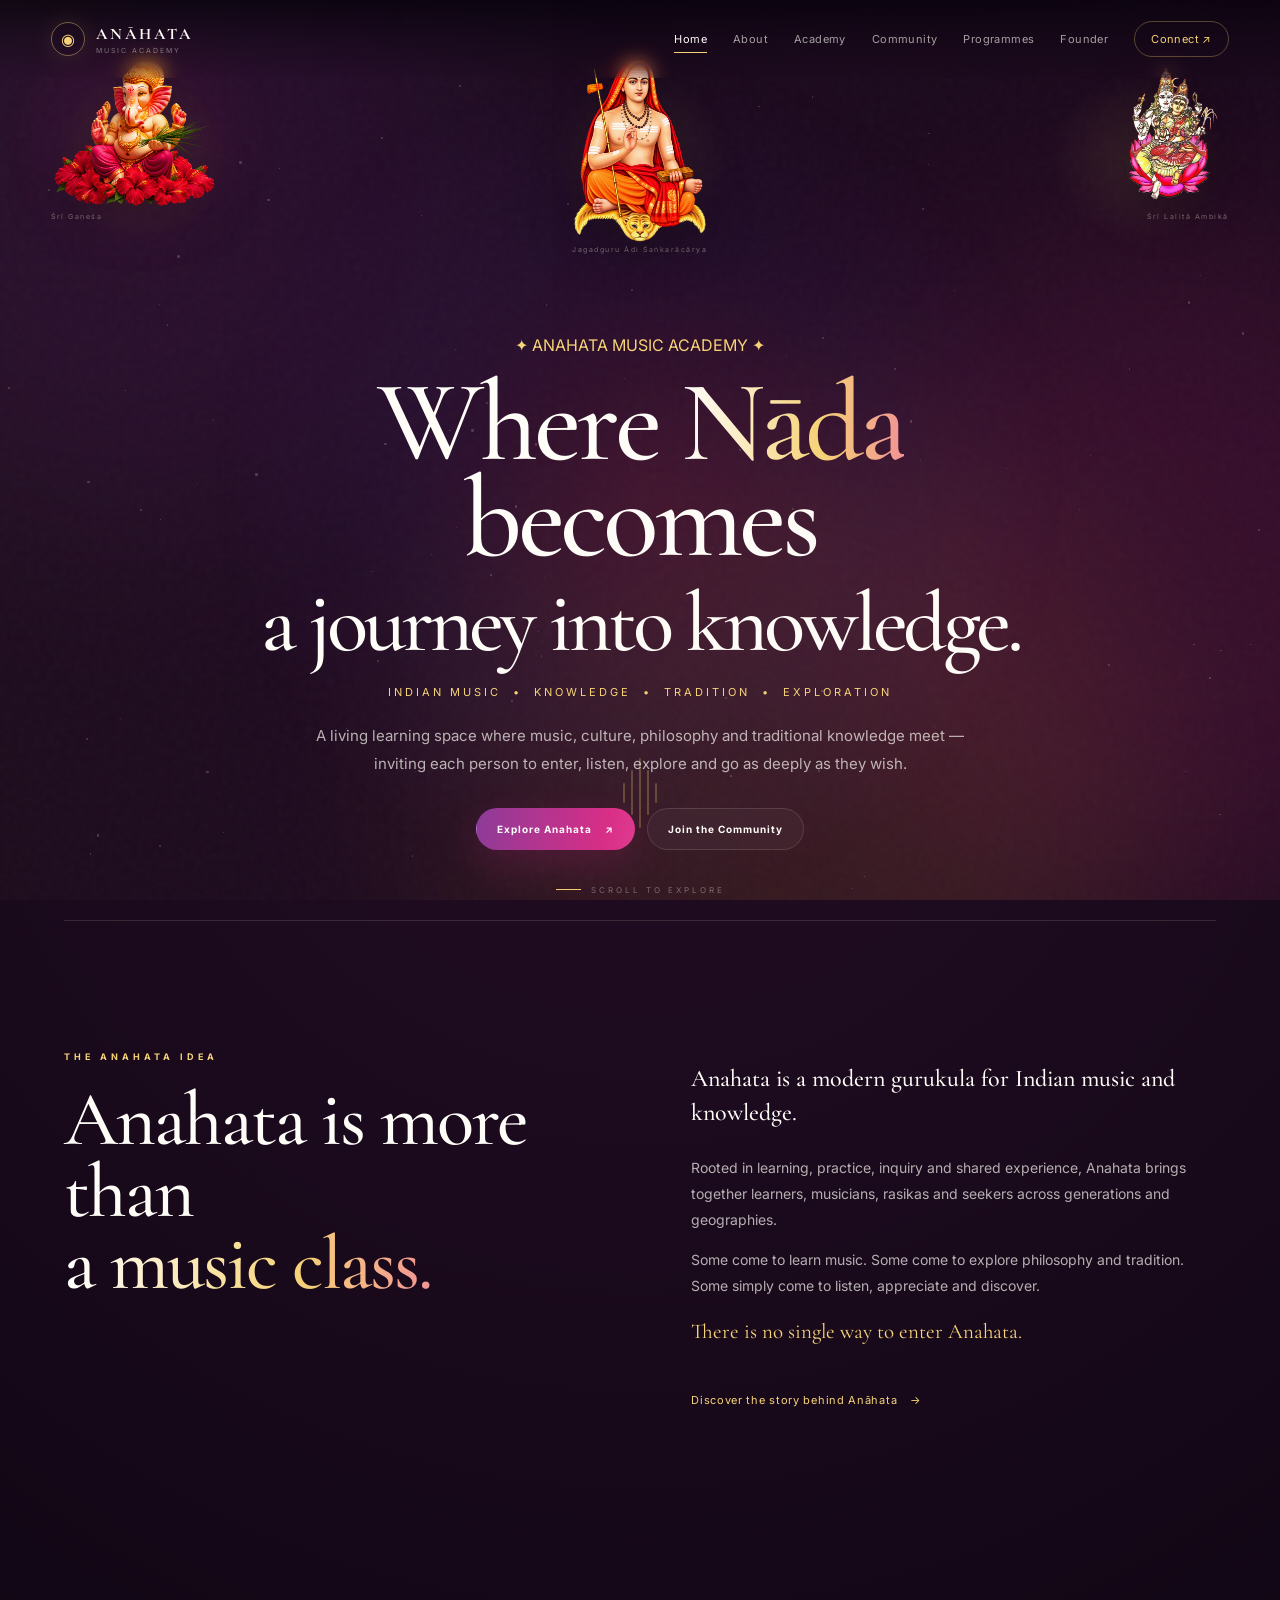
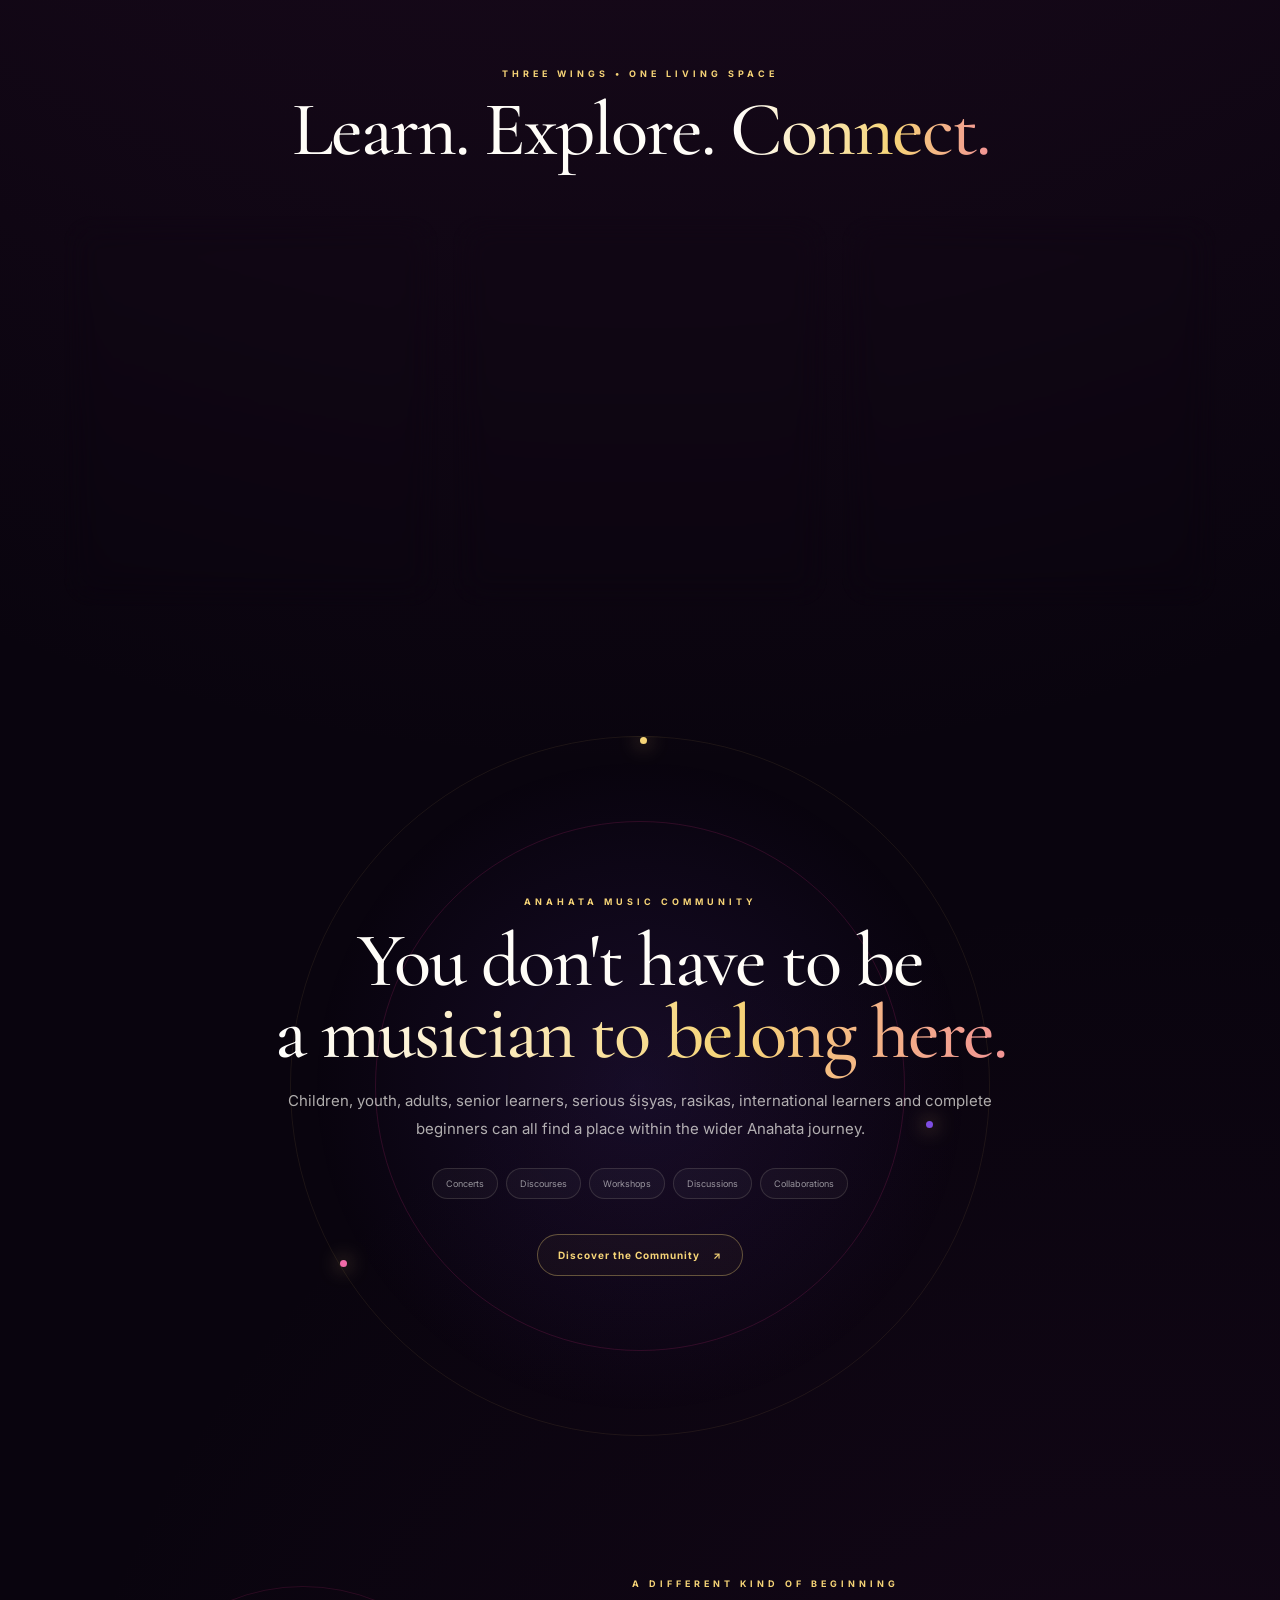
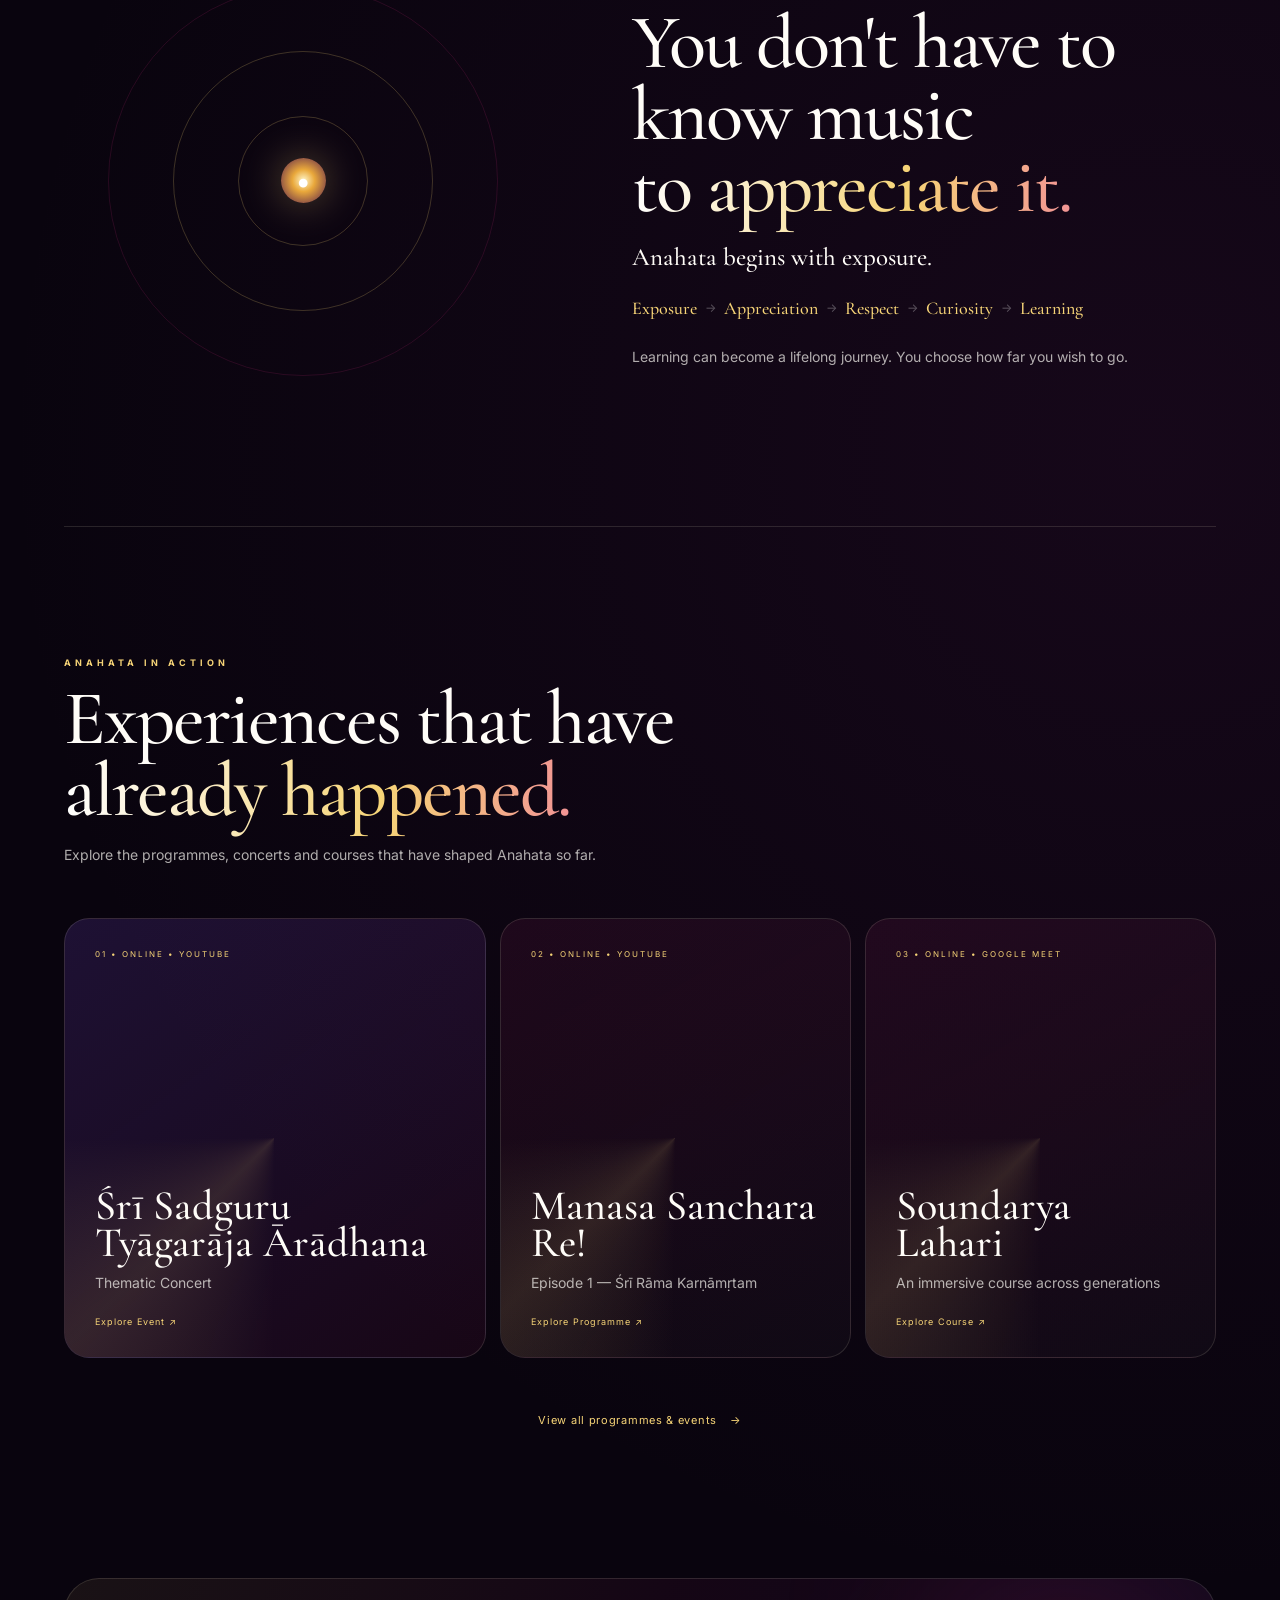
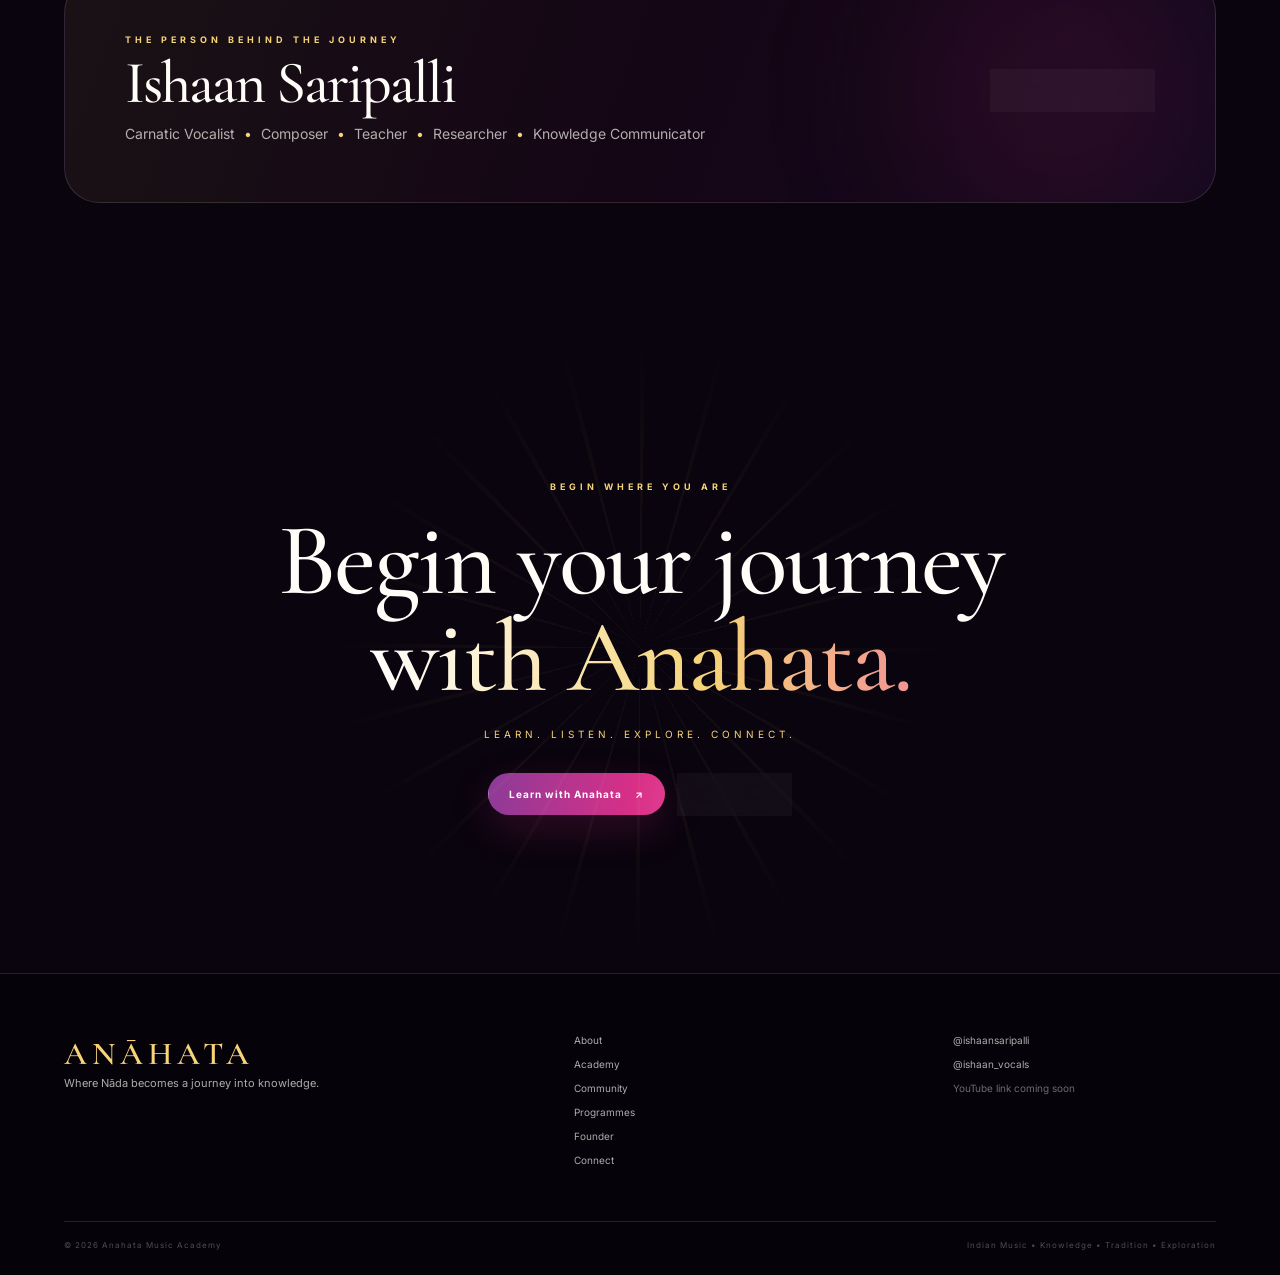
<file: index.html>
<!DOCTYPE html>
<html lang="en">
<head>
  <meta charset="UTF-8">
  <meta name="viewport" content="width=device-width, initial-scale=1.0">
  <meta name="theme-color" content="#100718">
  <meta name="description" content="Anahata Music Academy — Indian Music, Knowledge, Tradition and Exploration.">
  <title>Anahata Music Academy | Where Nāda becomes a journey into knowledge</title>
  <link rel="icon" type="image/png" href="assets/favicon.png">
  <link rel="icon" type="image/svg+xml" href="assets/favicon.svg">
  <link rel="preconnect" href="https://fonts.googleapis.com">
  <link rel="preconnect" href="https://fonts.gstatic.com" crossorigin>
  <link href="https://fonts.googleapis.com/css2?family=Cormorant+Garamond:wght@400;500;600;700&family=Inter:wght@400;500;600;700;800&family=Noto+Serif+Telugu:wght@400;500;600;700&display=swap" rel="stylesheet">
  <link rel="stylesheet" href="style.css">
</head>
<body data-page="home">
  <div id="site-shell"></div>

  <main>
    <section class="hero">
      <div class="hero-radiance"></div>
      <div class="hero-grid"></div>
      <div class="hero-nada" aria-hidden="true">
        <span></span><span></span><span></span><span></span><span></span>
      </div>

      <div class="sacred-triad" aria-label="Anahata sacred visual identity">
        <div class="deity deity-left">
          <div class="deity-aura"></div>
          <img src="assets/deities/Ganesha.png" alt="Ganesha" onerror="this.classList.add('missing-asset')">
          <small>Śrī Gaṇeśa</small>
        </div>

        <div class="deity deity-center">
          <div class="deity-aura"></div>
          <img src="assets/deities/Guru.png" alt="Ādi Śaṅkarācārya" onerror="this.classList.add('missing-asset')">
          <small>Jagadguru Ādi Śaṅkarācārya</small>
        </div>

        <div class="deity deity-right">
          <div class="deity-aura"></div>
          <img src="assets/deities/Lalitha.png" alt="Śrī Lalitā Ambikā" onerror="this.classList.add('missing-asset')">
          <small>Śrī Lalitā Ambikā</small>
        </div>
      </div>

      <div class="hero-copy reveal">
        <div class="eyebrow gold">✦ ANAHATA MUSIC ACADEMY ✦</div>
        <h1>Where <em>Nāda</em> becomes<br><span>a journey into knowledge.</span></h1>
        <p class="hero-lede">Indian Music&nbsp; • &nbsp;Knowledge&nbsp; • &nbsp;Tradition&nbsp; • &nbsp;Exploration</p>
        <p class="hero-text">A living learning space where music, culture, philosophy and traditional knowledge meet — inviting each person to enter, listen, explore and go as deeply as they wish.</p>
        <div class="hero-actions">
          <a class="btn btn-primary" href="programmes.html">Explore Anahata <span>↗</span></a>
          <a class="btn btn-ghost" href="connect.html">Join the Community</a>
        </div>
      </div>

      <div class="scroll-cue"><span></span> SCROLL TO EXPLORE</div>
    </section>

    <section class="section intro-section">
      <div class="section-kicker">THE ANAHATA IDEA</div>
      <div class="split-intro">
        <div>
          <h2>Anahata is more than<br><em>a music class.</em></h2>
        </div>
        <div class="prose">
          <p class="lead">Anahata is a modern gurukula for Indian music and knowledge.</p>
          <p>Rooted in learning, practice, inquiry and shared experience, Anahata brings together learners, musicians, rasikas and seekers across generations and geographies.</p>
          <p>Some come to learn music. Some come to explore philosophy and tradition. Some simply come to listen, appreciate and discover.</p>
          <p class="accent-line">There is no single way to enter Anahata.</p>
          <a class="text-link" href="about.html">Discover the story behind Anāhata <span>→</span></a>
        </div>
      </div>
    </section>

    <section class="section wings-section">
      <div class="section-heading centered">
        <div class="section-kicker">THREE WINGS • ONE LIVING SPACE</div>
        <h2>Learn. Explore. <em>Connect.</em></h2>
      </div>
      <div class="wing-grid">
        <a class="wing-card reveal" href="academy.html#music">
          <span class="card-number">01</span>
          <div class="wing-symbol">◌</div>
          <h3>Music</h3>
          <p>From the foundations of svara to advanced musicianship, repertoire, Manōdharma and deeper musical exploration.</p>
          <span class="card-link">Explore Music <b>↗</b></span>
        </a>
        <a class="wing-card reveal" href="academy.html#knowledge">
          <span class="card-number">02</span>
          <div class="wing-symbol">✦</div>
          <h3>Knowledge, Culture<br>& Tradition</h3>
          <p>Indian philosophy, Sanskrit texts, traditional knowledge systems, culture and the intellectual and spiritual traditions of India.</p>
          <span class="card-link">Explore Knowledge <b>↗</b></span>
        </a>
        <a class="wing-card reveal" href="academy.html#intersection">
          <span class="card-number">03</span>
          <div class="wing-symbol">∞</div>
          <h3>Music × Knowledge</h3>
          <p>Exploring the spaces where music meets philosophy, literature, devotion, tradition, aesthetics and inquiry.</p>
          <span class="card-link">Explore the Intersection <b>↗</b></span>
        </a>
      </div>
    </section>

    <section class="section community-section">
      <div class="community-orbit" aria-hidden="true"><i></i><i></i><i></i></div>
      <div class="community-content">
        <div class="section-kicker">ANAHATA MUSIC COMMUNITY</div>
        <h2>You don't have to be<br><em>a musician to belong here.</em></h2>
        <p>Children, youth, adults, senior learners, serious śiṣyas, rasikas, international learners and complete beginners can all find a place within the wider Anahata journey.</p>
        <div class="pill-row">
          <span>Concerts</span><span>Discourses</span><span>Workshops</span><span>Discussions</span><span>Collaborations</span>
        </div>
        <a class="btn btn-outline" href="community.html">Discover the Community <span>↗</span></a>
      </div>
    </section>

    <section class="section appreciation-section">
      <div class="appreciation-visual">
        <div class="resonance-ring r1"></div>
        <div class="resonance-ring r2"></div>
        <div class="resonance-ring r3"></div>
        <div class="bindu">•</div>
      </div>
      <div class="appreciation-copy">
        <div class="section-kicker">A DIFFERENT KIND OF BEGINNING</div>
        <h2>You don't have to know music<br><em>to appreciate it.</em></h2>
        <p class="large-copy">Anahata begins with exposure.</p>
        <div class="journey">
          <span>Exposure</span><b>→</b><span>Appreciation</span><b>→</b><span>Respect</span><b>→</b><span>Curiosity</span><b>→</b><span>Learning</span>
        </div>
        <p>Learning can become a lifelong journey. You choose how far you wish to go.</p>
      </div>
    </section>

    <section class="section experiences-section">
      <div class="section-heading">
        <div class="section-kicker">ANAHATA IN ACTION</div>
        <h2>Experiences that have<br><em>already happened.</em></h2>
        <p>Explore the programmes, concerts and courses that have shaped Anahata so far.</p>
      </div>
      <div class="experience-grid">
        <a class="experience-card large reveal" href="programme.html?id=tyagaraja">
          <div class="experience-meta">01 • ONLINE • YOUTUBE</div>
          <h3>Śrī Sadguru Tyāgarāja Ārādhana</h3>
          <p>Thematic Concert</p>
          <span>Explore Event ↗</span>
        </a>
        <a class="experience-card reveal" href="programme.html?id=manasa">
          <div class="experience-meta">02 • ONLINE • YOUTUBE</div>
          <h3>Manasa Sanchara Re!</h3>
          <p>Episode 1 — Śrī Rāma Karṇāmṛtam</p>
          <span>Explore Programme ↗</span>
        </a>
        <a class="experience-card reveal" href="programme.html?id=soundarya">
          <div class="experience-meta">03 • ONLINE • GOOGLE MEET</div>
          <h3>Soundarya Lahari</h3>
          <p>An immersive course across generations</p>
          <span>Explore Course ↗</span>
        </a>
      </div>
      <div class="center-action"><a class="text-link" href="programmes.html">View all programmes & events <span>→</span></a></div>
    </section>

    <section class="founder-strip">
      <div class="founder-glow"></div>
      <div>
        <div class="section-kicker">THE PERSON BEHIND THE JOURNEY</div>
        <h2>Ishaan Saripalli</h2>
        <p>Carnatic Vocalist <span>•</span> Composer <span>•</span> Teacher <span>•</span> Researcher <span>•</span> Knowledge Communicator</p>
      </div>
      <a class="btn btn-ghost" href="founder.html">Meet the Founder <span>↗</span></a>
    </section>

    <section class="final-cta">
      <div class="cta-rays"></div>
      <div class="section-kicker">BEGIN WHERE YOU ARE</div>
      <h2>Begin your journey<br><em>with Anahata.</em></h2>
      <p>Learn. Listen. Explore. Connect.</p>
      <div class="hero-actions">
        <a class="btn btn-primary" href="academy.html">Learn with Anahata <span>↗</span></a>
        <a class="btn btn-ghost" href="connect.html">Get in Touch</a>
      </div>
    </section>
  </main>

  <div id="site-footer"></div>
  <script src="script.js"></script>
</body>
</html>
</file>
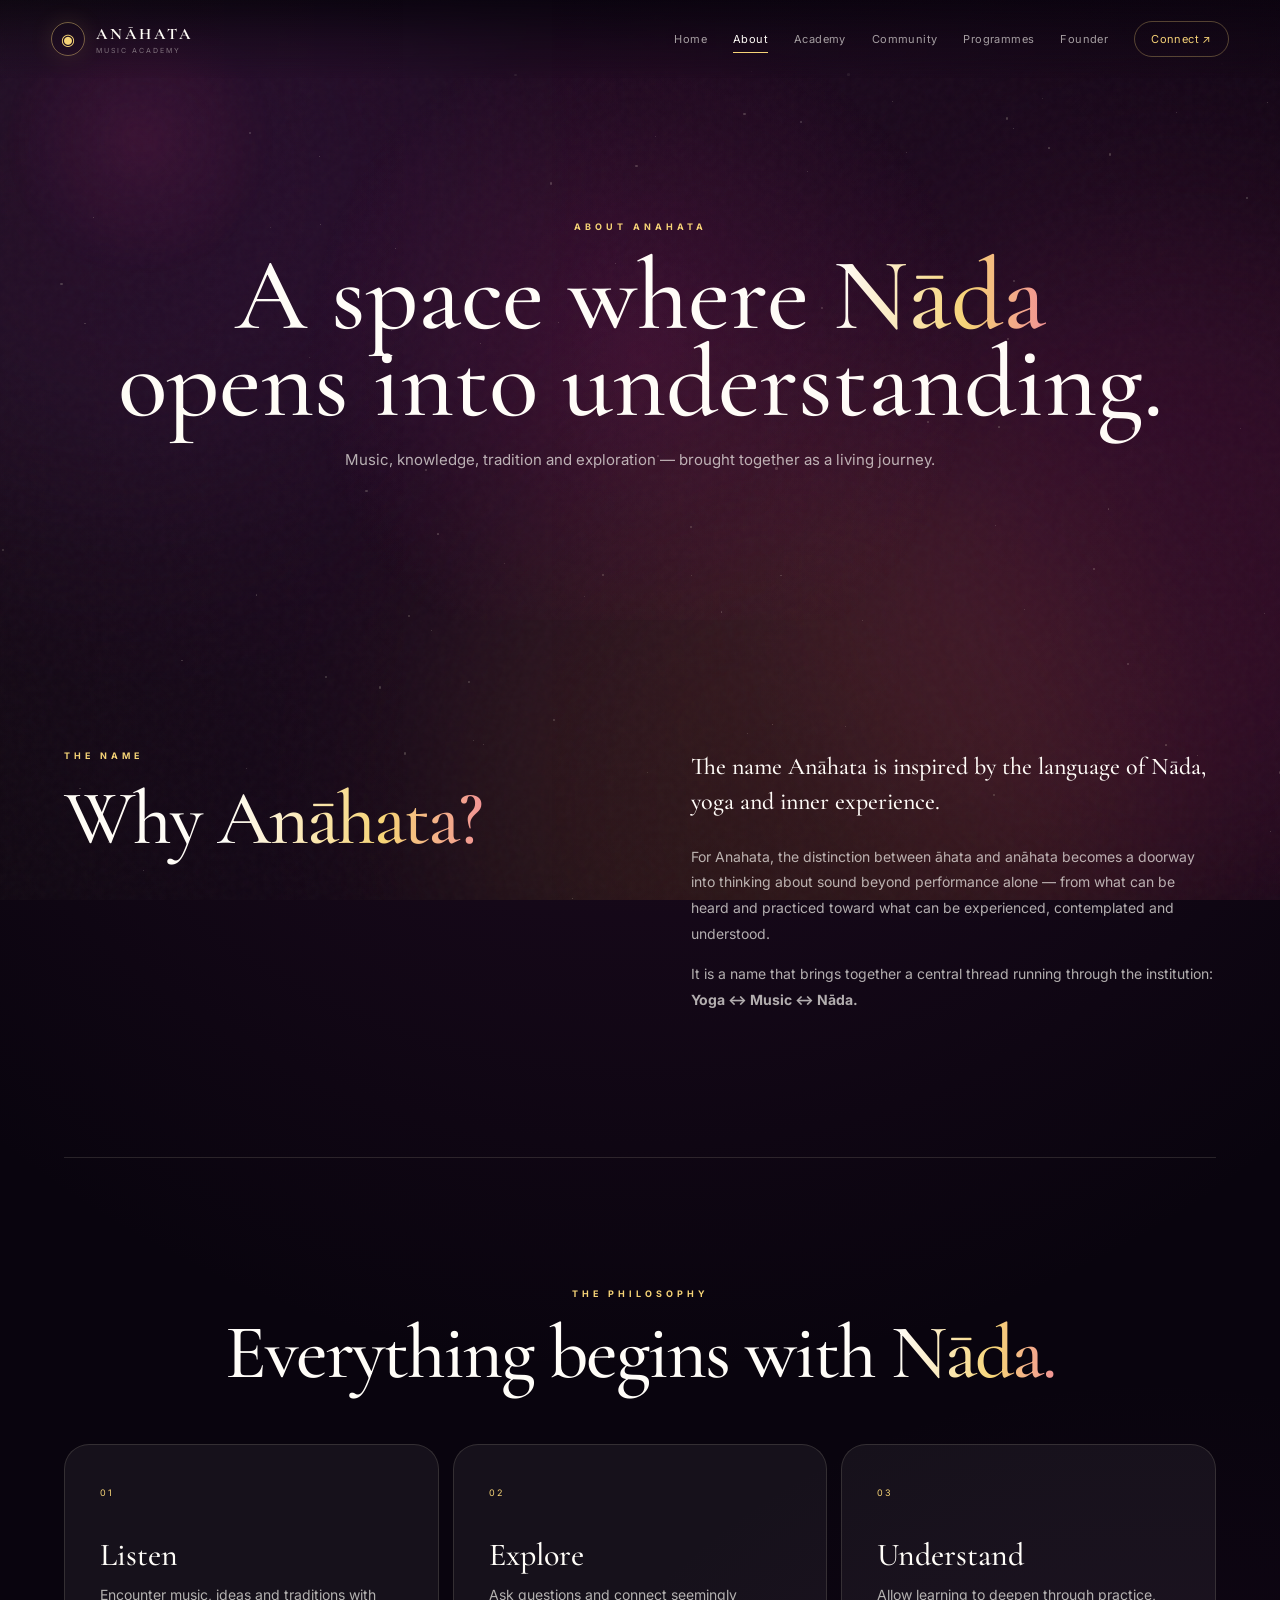
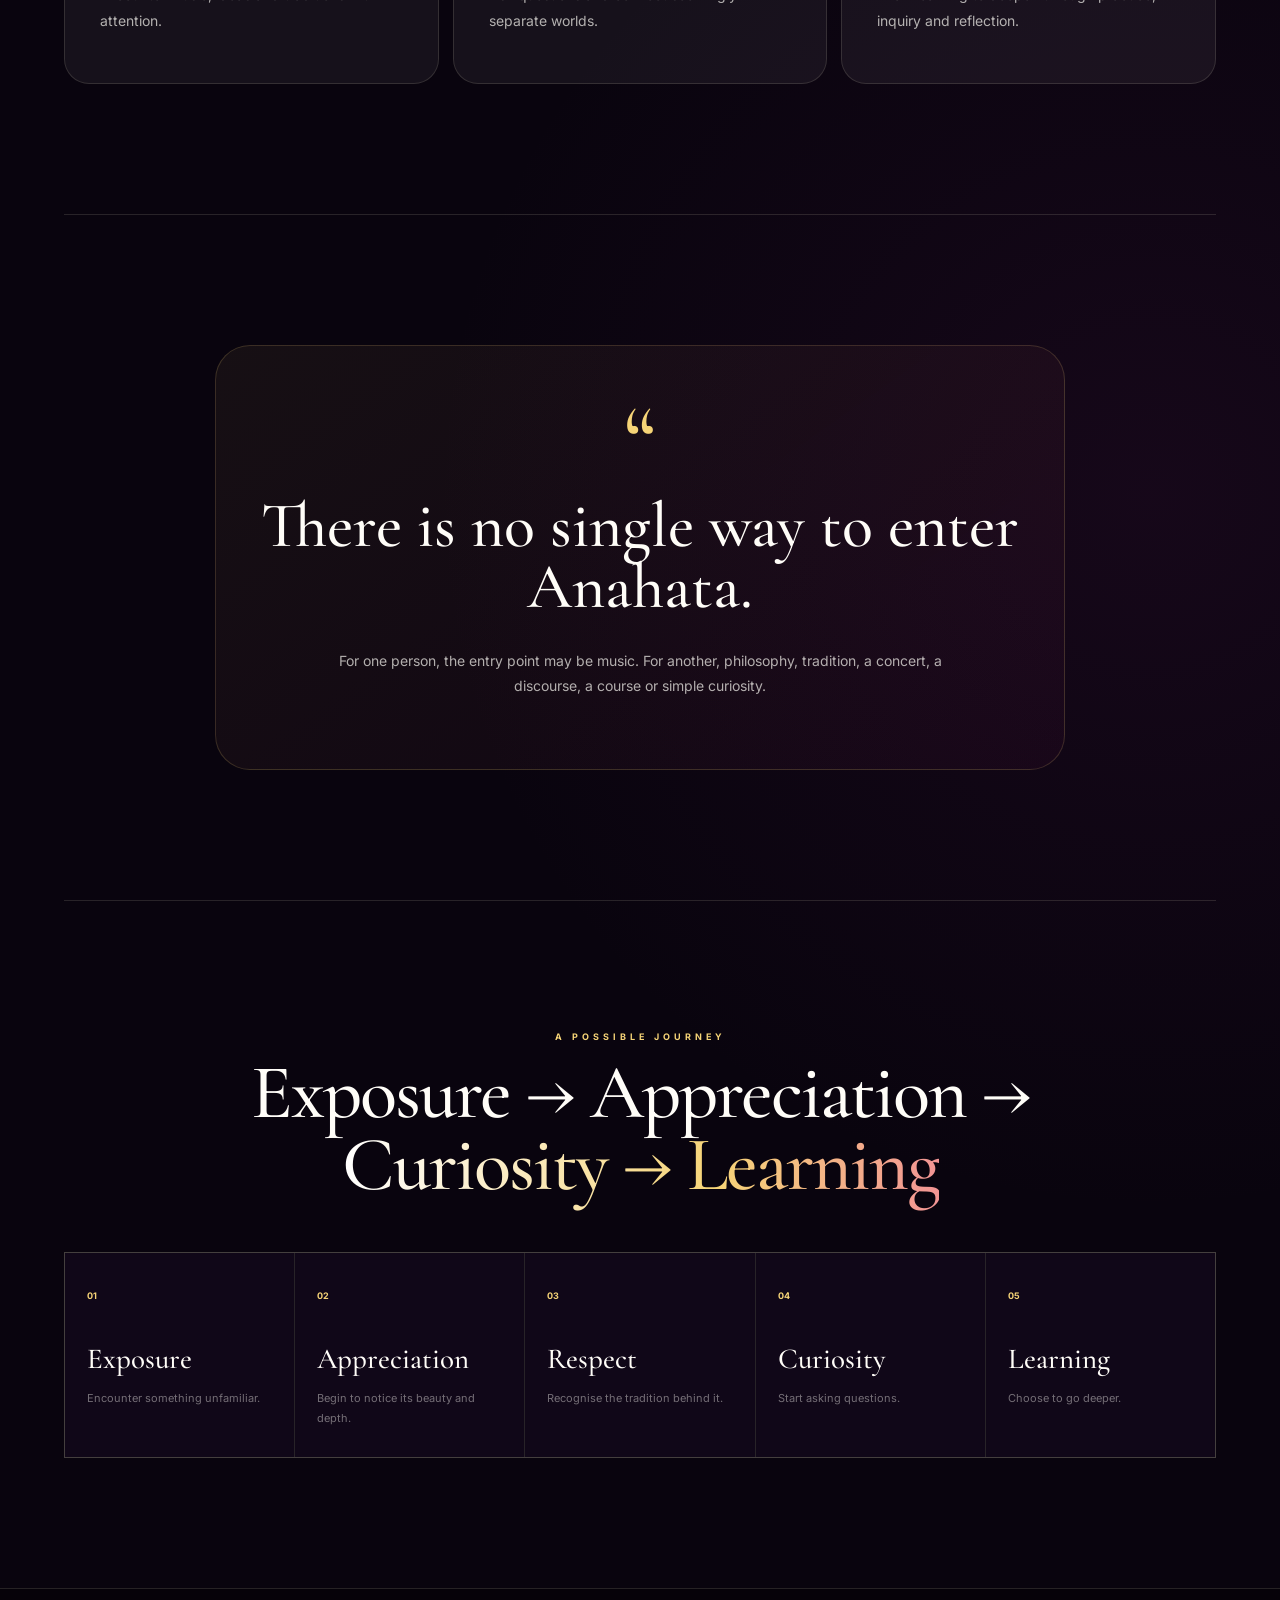
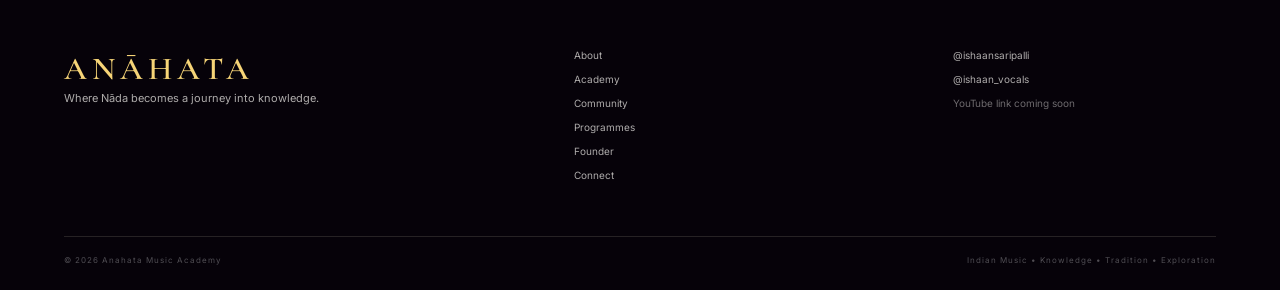
<file: about.html>
<!DOCTYPE html>
<html lang="en">
<head>
  <meta charset="UTF-8"><meta name="viewport" content="width=device-width, initial-scale=1.0">
  <meta name="description" content="The story, name and philosophy of Anahata Music Academy.">
  <title>About Anahata | Anahata Music Academy</title>
  <link rel="icon" type="image/svg+xml" href="assets/favicon.svg">
  <link rel="preconnect" href="https://fonts.googleapis.com"><link rel="preconnect" href="https://fonts.gstatic.com" crossorigin>
  <link href="https://fonts.googleapis.com/css2?family=Cormorant+Garamond:wght@400;500;600;700&family=Inter:wght@400;500;600;700;800&display=swap" rel="stylesheet">
  <link rel="stylesheet" href="style.css">
</head>
<body data-page="about">
<div id="site-shell"></div>
<main>
  <section class="page-hero">
    <div class="page-hero-orb"></div>
    <div class="section-kicker">ABOUT ANAHATA</div>
    <h1>A space where <em>Nāda</em><br>opens into understanding.</h1>
    <p>Music, knowledge, tradition and exploration — brought together as a living journey.</p>
  </section>

  <section class="section">
    <div class="split-intro">
      <div><div class="section-kicker">THE NAME</div><h2>Why <em>Anāhata?</em></h2></div>
      <div class="prose">
        <p class="lead">The name Anāhata is inspired by the language of Nāda, yoga and inner experience.</p>
        <p>For Anahata, the distinction between āhata and anāhata becomes a doorway into thinking about sound beyond performance alone — from what can be heard and practiced toward what can be experienced, contemplated and understood.</p>
        <p>It is a name that brings together a central thread running through the institution: <strong>Yoga ↔ Music ↔ Nāda.</strong></p>
      </div>
    </div>
  </section>

  <section class="section philosophy-panel">
    <div class="section-kicker">THE PHILOSOPHY</div>
    <h2>Everything begins with <em>Nāda.</em></h2>
    <div class="philosophy-grid">
      <div><span>01</span><h3>Listen</h3><p>Encounter music, ideas and traditions with attention.</p></div>
      <div><span>02</span><h3>Explore</h3><p>Ask questions and connect seemingly separate worlds.</p></div>
      <div><span>03</span><h3>Understand</h3><p>Allow learning to deepen through practice, inquiry and reflection.</p></div>
    </div>
  </section>

  <section class="section">
    <div class="quote-panel">
      <div class="quote-mark">“</div>
      <blockquote>There is no single way to enter Anahata.</blockquote>
      <p>For one person, the entry point may be music. For another, philosophy, tradition, a concert, a discourse, a course or simple curiosity.</p>
    </div>
  </section>

  <section class="section journey-section">
    <div class="section-heading centered">
      <div class="section-kicker">A POSSIBLE JOURNEY</div>
      <h2>Exposure → Appreciation → <em>Curiosity → Learning</em></h2>
    </div>
    <div class="journey-large">
      <div><b>01</b><strong>Exposure</strong><span>Encounter something unfamiliar.</span></div>
      <div><b>02</b><strong>Appreciation</strong><span>Begin to notice its beauty and depth.</span></div>
      <div><b>03</b><strong>Respect</strong><span>Recognise the tradition behind it.</span></div>
      <div><b>04</b><strong>Curiosity</strong><span>Start asking questions.</span></div>
      <div><b>05</b><strong>Learning</strong><span>Choose to go deeper.</span></div>
    </div>
  </section>
</main>
<div id="site-footer"></div>
<script src="script.js"></script>
</body>
</html>
</file>
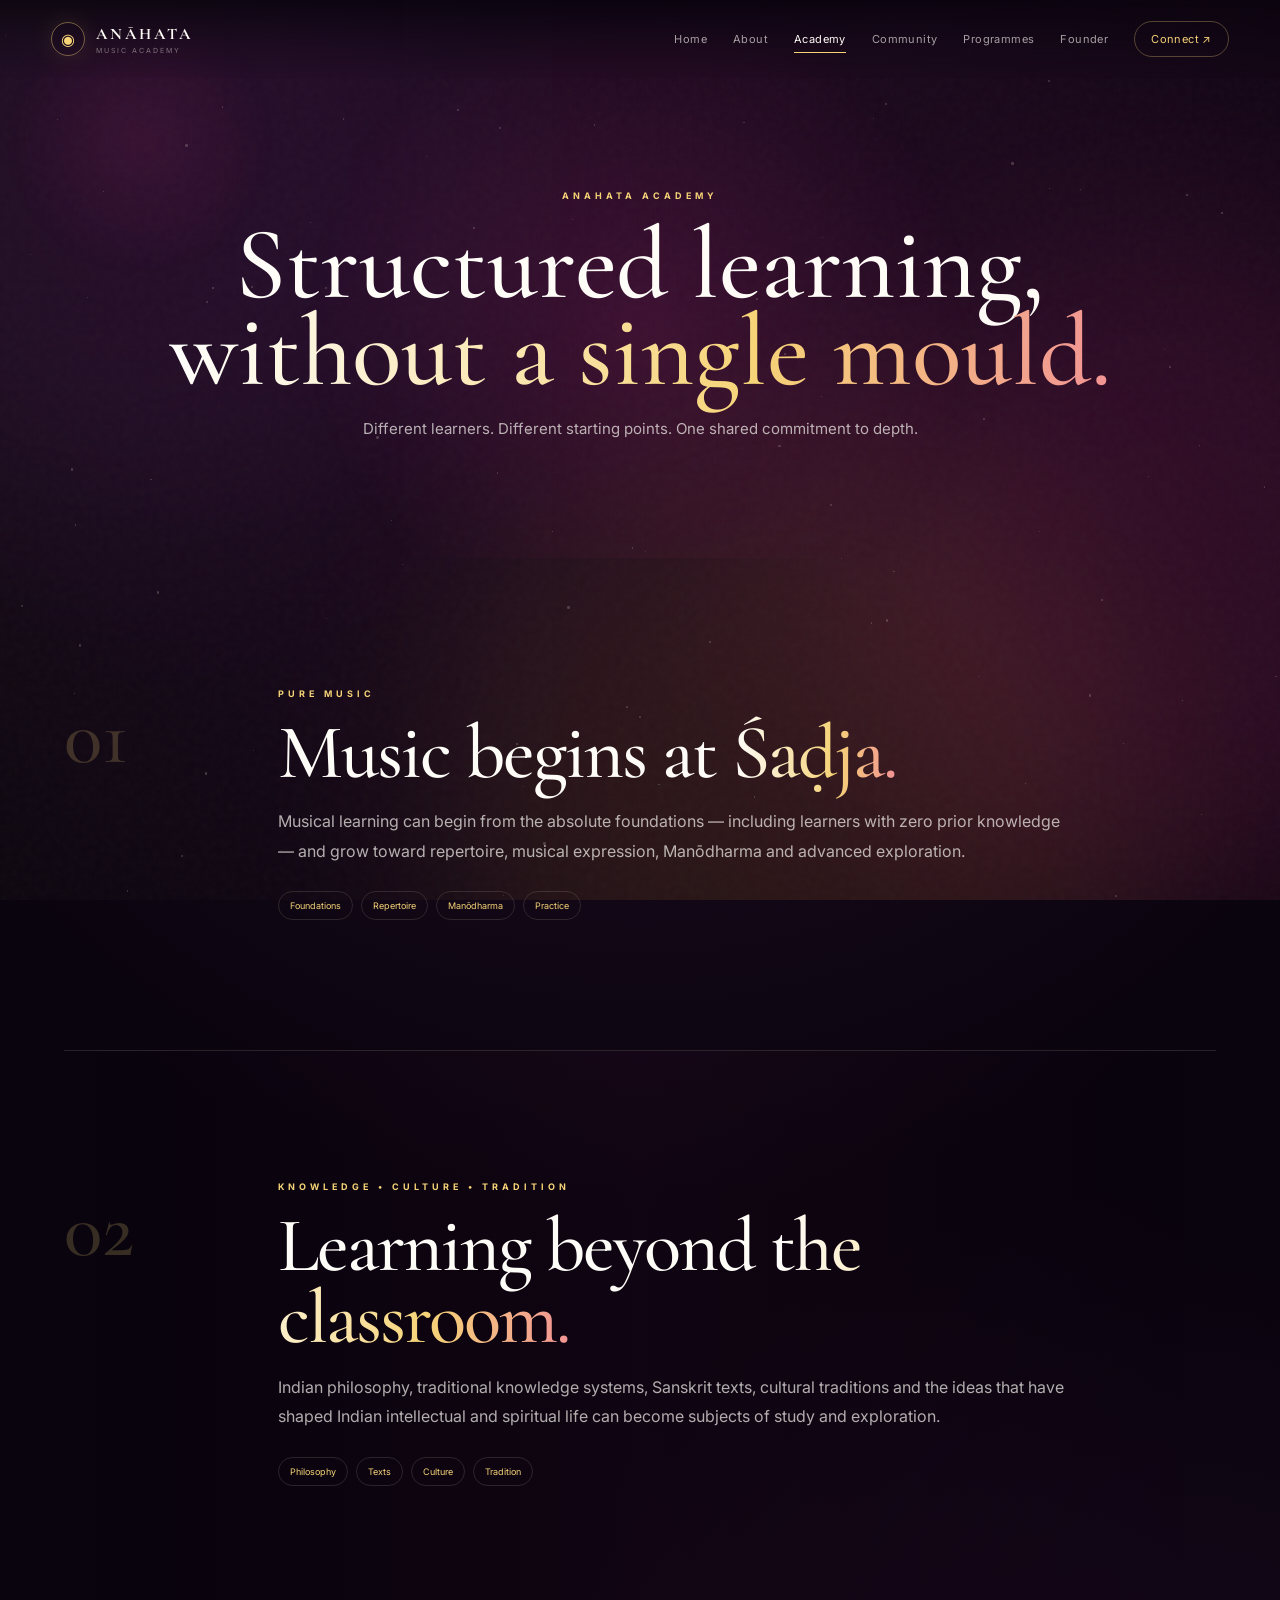
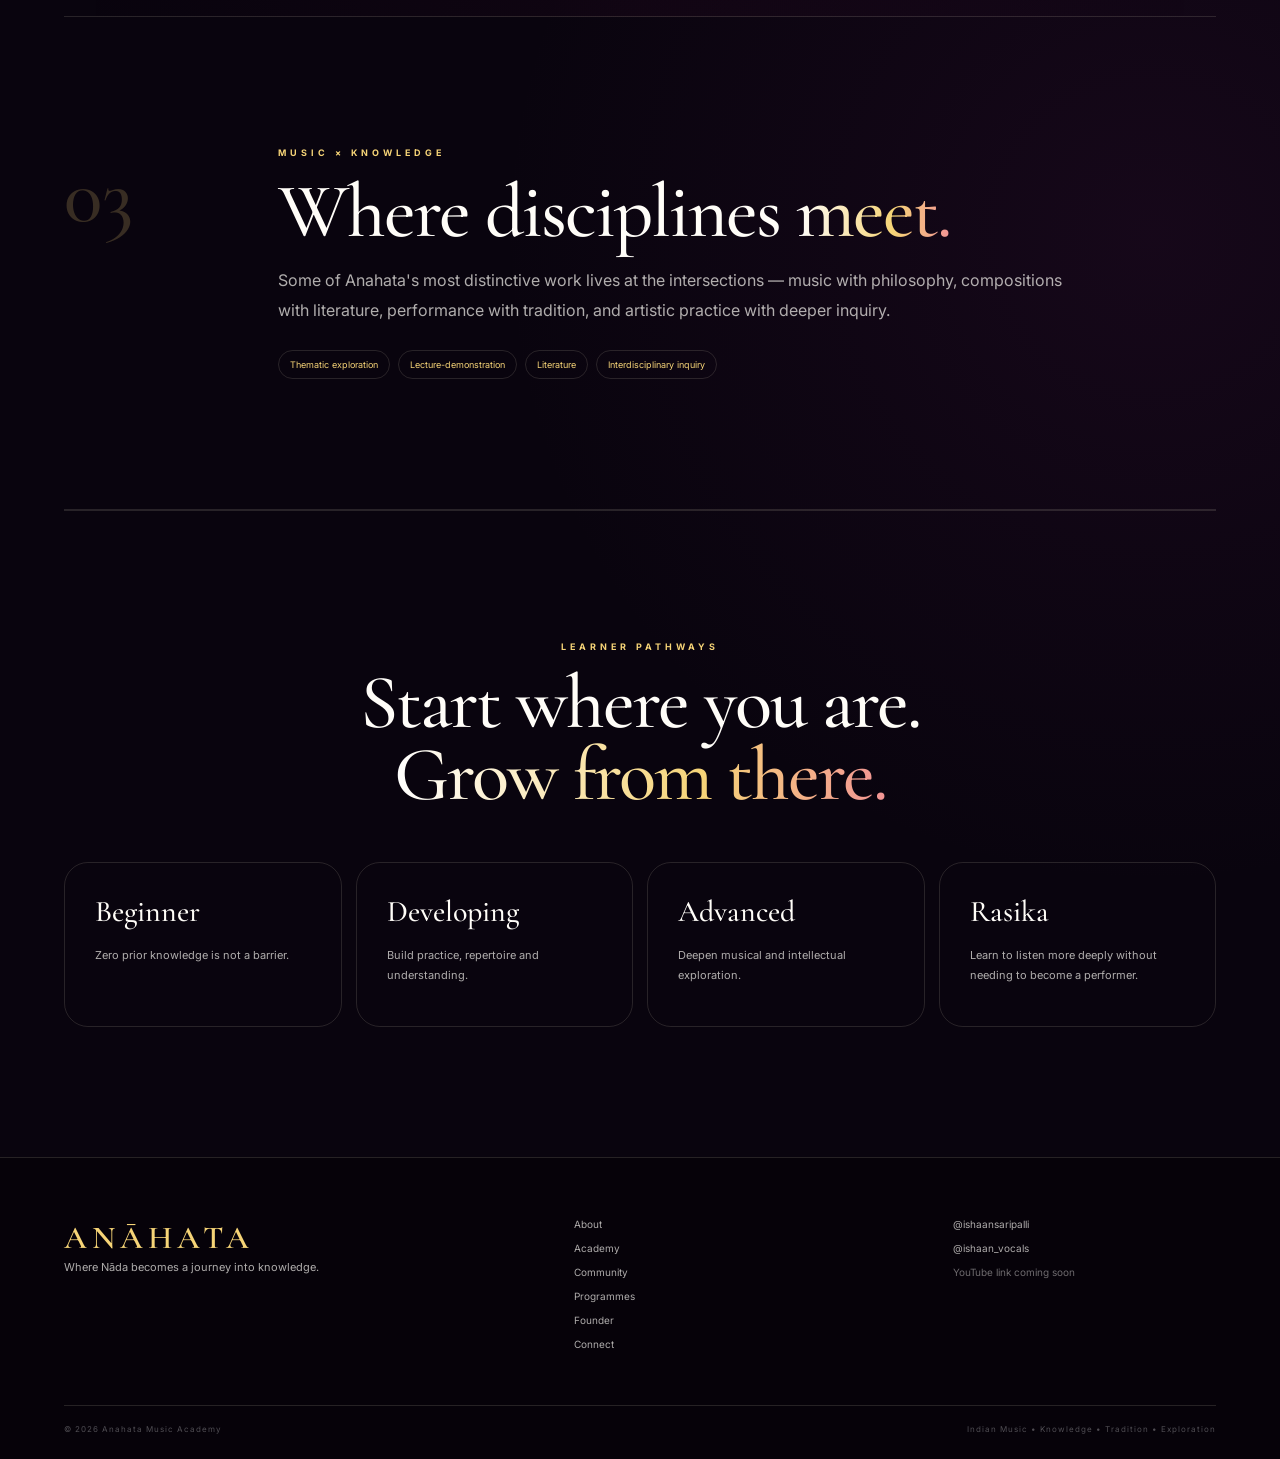
<file: academy.html>
<!DOCTYPE html>
<html lang="en">
<head>
  <meta charset="UTF-8"><meta name="viewport" content="width=device-width, initial-scale=1.0">
  <meta name="description" content="Anahata Music Academy — structured learning in music, knowledge, culture and tradition.">
  <title>Academy | Anahata Music Academy</title>
  <link rel="icon" type="image/svg+xml" href="assets/favicon.svg">
  <link rel="preconnect" href="https://fonts.googleapis.com"><link rel="preconnect" href="https://fonts.gstatic.com" crossorigin>
  <link href="https://fonts.googleapis.com/css2?family=Cormorant+Garamond:wght@400;500;600;700&family=Inter:wght@400;500;600;700;800&display=swap" rel="stylesheet">
  <link rel="stylesheet" href="style.css">
</head>
<body data-page="academy">
<div id="site-shell"></div>
<main>
  <section class="page-hero compact">
    <div class="section-kicker">ANAHATA ACADEMY</div>
    <h1>Structured learning,<br><em>without a single mould.</em></h1>
    <p>Different learners. Different starting points. One shared commitment to depth.</p>
  </section>

  <section id="music" class="section academy-block">
    <div class="academy-number">01</div>
    <div class="academy-copy">
      <div class="section-kicker">PURE MUSIC</div>
      <h2>Music begins at <em>Śaḍja.</em></h2>
      <p>Musical learning can begin from the absolute foundations — including learners with zero prior knowledge — and grow toward repertoire, musical expression, Manōdharma and advanced exploration.</p>
      <div class="mini-points"><span>Foundations</span><span>Repertoire</span><span>Manōdharma</span><span>Practice</span></div>
    </div>
  </section>

  <section id="knowledge" class="section academy-block reverse">
    <div class="academy-number">02</div>
    <div class="academy-copy">
      <div class="section-kicker">KNOWLEDGE • CULTURE • TRADITION</div>
      <h2>Learning beyond <em>the classroom.</em></h2>
      <p>Indian philosophy, traditional knowledge systems, Sanskrit texts, cultural traditions and the ideas that have shaped Indian intellectual and spiritual life can become subjects of study and exploration.</p>
      <div class="mini-points"><span>Philosophy</span><span>Texts</span><span>Culture</span><span>Tradition</span></div>
    </div>
  </section>

  <section id="intersection" class="section academy-block">
    <div class="academy-number">03</div>
    <div class="academy-copy">
      <div class="section-kicker">MUSIC × KNOWLEDGE</div>
      <h2>Where disciplines <em>meet.</em></h2>
      <p>Some of Anahata's most distinctive work lives at the intersections — music with philosophy, compositions with literature, performance with tradition, and artistic practice with deeper inquiry.</p>
      <div class="mini-points"><span>Thematic exploration</span><span>Lecture-demonstration</span><span>Literature</span><span>Interdisciplinary inquiry</span></div>
    </div>
  </section>

  <section class="section learning-path">
    <div class="section-heading centered">
      <div class="section-kicker">LEARNER PATHWAYS</div>
      <h2>Start where you are.<br><em>Grow from there.</em></h2>
    </div>
    <div class="path-grid">
      <div><b>Beginner</b><p>Zero prior knowledge is not a barrier.</p></div>
      <div><b>Developing</b><p>Build practice, repertoire and understanding.</p></div>
      <div><b>Advanced</b><p>Deepen musical and intellectual exploration.</p></div>
      <div><b>Rasika</b><p>Learn to listen more deeply without needing to become a performer.</p></div>
    </div>
  </section>
</main>
<div id="site-footer"></div>
<script src="script.js"></script>
</body>
</html>
</file>
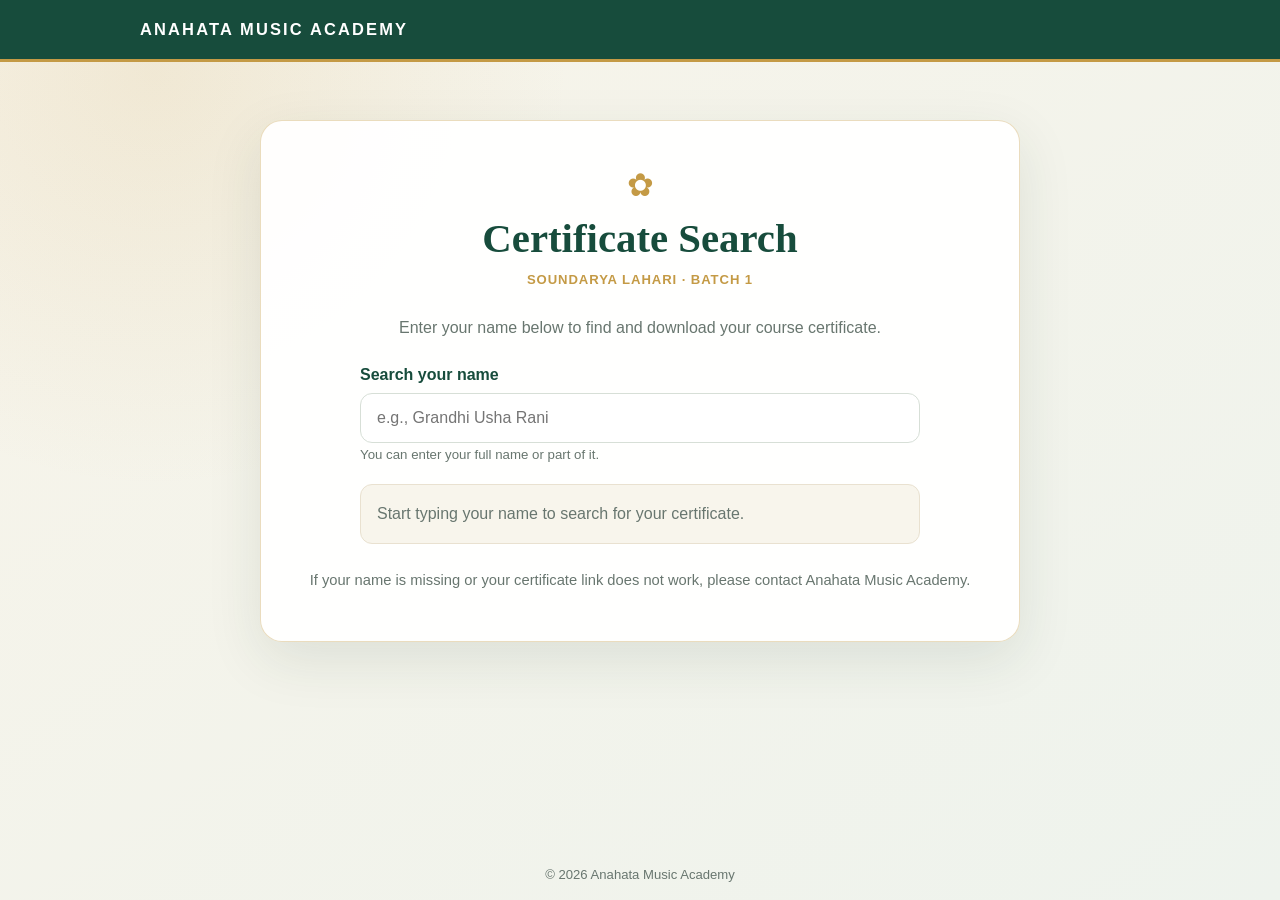
<file: certificates.html>
<!DOCTYPE html>
<html lang="en">
<head>
  <meta charset="UTF-8">
  <meta name="viewport" content="width=device-width, initial-scale=1.0">
  <meta name="theme-color" content="#174c3c">
  <title>Certificate Search | Anahata Music Academy</title>
  <style>
    :root {
      --green: #174c3c;
      --green-dark: #10382c;
      --gold: #c49a45;
      --cream: #fbf8f0;
      --ink: #24332d;
      --muted: #68766f;
      --line: #e9e1d0;
    }
    * { box-sizing: border-box; }
    body {
      margin: 0;
      min-height: 100vh;
      font-family: Inter, "Segoe UI", Arial, sans-serif;
      color: var(--ink);
      background:
        radial-gradient(circle at 12% 8%, rgba(196,154,69,.13), transparent 26rem),
        linear-gradient(145deg, #f8f4e9, #eef3ed);
      display: flex;
      flex-direction: column;
    }
    header {
      background: var(--green);
      color: #fff;
      padding: 20px 6vw;
      border-bottom: 3px solid var(--gold);
    }
    .brand {
      max-width: 1000px;
      margin: auto;
      font-size: 1.03rem;
      letter-spacing: .13em;
      font-weight: 700;
    }
    main {
      width: min(92%, 760px);
      margin: auto;
      padding: 58px 0 64px;
      flex: 1;
    }
    .panel {
      background: rgba(255,255,255,.94);
      border: 1px solid rgba(196,154,69,.35);
      border-radius: 22px;
      padding: clamp(24px, 5vw, 48px);
      box-shadow: 0 18px 55px rgba(26,55,42,.10);
      text-align: center;
    }
    .lotus { color: var(--gold); font-size: 2rem; line-height: 1; margin-bottom: 14px; }
    h1 { margin: 0; color: var(--green); font-family: Georgia, "Times New Roman", serif; font-size: clamp(1.8rem, 5vw, 2.55rem); font-weight: 600; }
    .subtitle { color: var(--gold); margin: 10px 0 28px; font-weight: 700; letter-spacing: .07em; text-transform: uppercase; font-size: .82rem; }
    .intro { color: var(--muted); line-height: 1.65; margin: 0 auto 25px; max-width: 540px; }
    .search-wrap { text-align: left; max-width: 560px; margin: 0 auto; }
    label { display: block; color: var(--green); font-weight: 700; margin: 0 0 9px; }
    input {
      width: 100%; border: 1.5px solid #d7dfd7; border-radius: 12px;
      padding: 15px 16px; font: inherit; font-size: 1rem; color: var(--ink);
      background: #fff; outline: none; transition: border .2s, box-shadow .2s;
    }
    input:focus { border-color: var(--green); box-shadow: 0 0 0 4px rgba(23,76,60,.10); }
    #results { max-width: 560px; margin: 22px auto 0; text-align: left; }
    .result {
      display: flex; gap: 16px; align-items: center; justify-content: space-between;
      padding: 17px; border: 1px solid var(--line); border-radius: 14px;
      background: #fff; margin-top: 12px;
    }
    .name { font-weight: 700; color: var(--green); overflow-wrap: anywhere; }
    .meta { font-size: .83rem; color: var(--muted); margin-top: 4px; }
    .download {
      flex-shrink: 0; display: inline-block; padding: 10px 13px; border-radius: 9px;
      color: #fff; background: var(--green); text-decoration: none; font-weight: 700;
      font-size: .86rem;
    }
    .download:hover { background: var(--green-dark); }
    .message { padding: 16px; background: #f8f5ec; border: 1px solid var(--line); border-radius: 12px; color: var(--muted); line-height: 1.6; }
    .contact { margin: 25px 0 0; font-size: .92rem; color: var(--muted); line-height: 1.6; }
    footer { text-align: center; padding: 18px; color: #68766f; font-size: .82rem; }
    @media (max-width: 520px) {
      header { padding: 17px 5vw; }
      main { padding: 32px 0 42px; }
      .result { align-items: flex-start; flex-direction: column; }
      .download { width: 100%; text-align: center; }
    }
  </style>
</head>
<body>
  <header><div class="brand">ANAHATA MUSIC ACADEMY</div></header>
  <main>
    <section class="panel" aria-labelledby="page-title">
      <div class="lotus" aria-hidden="true">✿</div>
      <h1 id="page-title">Certificate Search</h1>
      <div class="subtitle">Soundarya Lahari · Batch 1</div>
      <p class="intro">Enter your name below to find and download your course certificate.</p>
      <div class="search-wrap">
        <label for="nameSearch">Search your name</label>
        <input id="nameSearch" type="search" placeholder="e.g., Grandhi Usha Rani" autocomplete="off" aria-describedby="searchHelp">
        <div id="searchHelp" class="meta">You can enter your full name or part of it.</div>
      </div>
      <div id="results" aria-live="polite">
        <div class="message">Start typing your name to search for your certificate.</div>
      </div>
      <p class="contact">If your name is missing or your certificate link does not work, please contact Anahata Music Academy.</p>
    </section>
  </main>
  <footer>© <span id="year"></span> Anahata Music Academy</footer>
  <script src="certificates.js"></script>
</body>
</html>
</file>
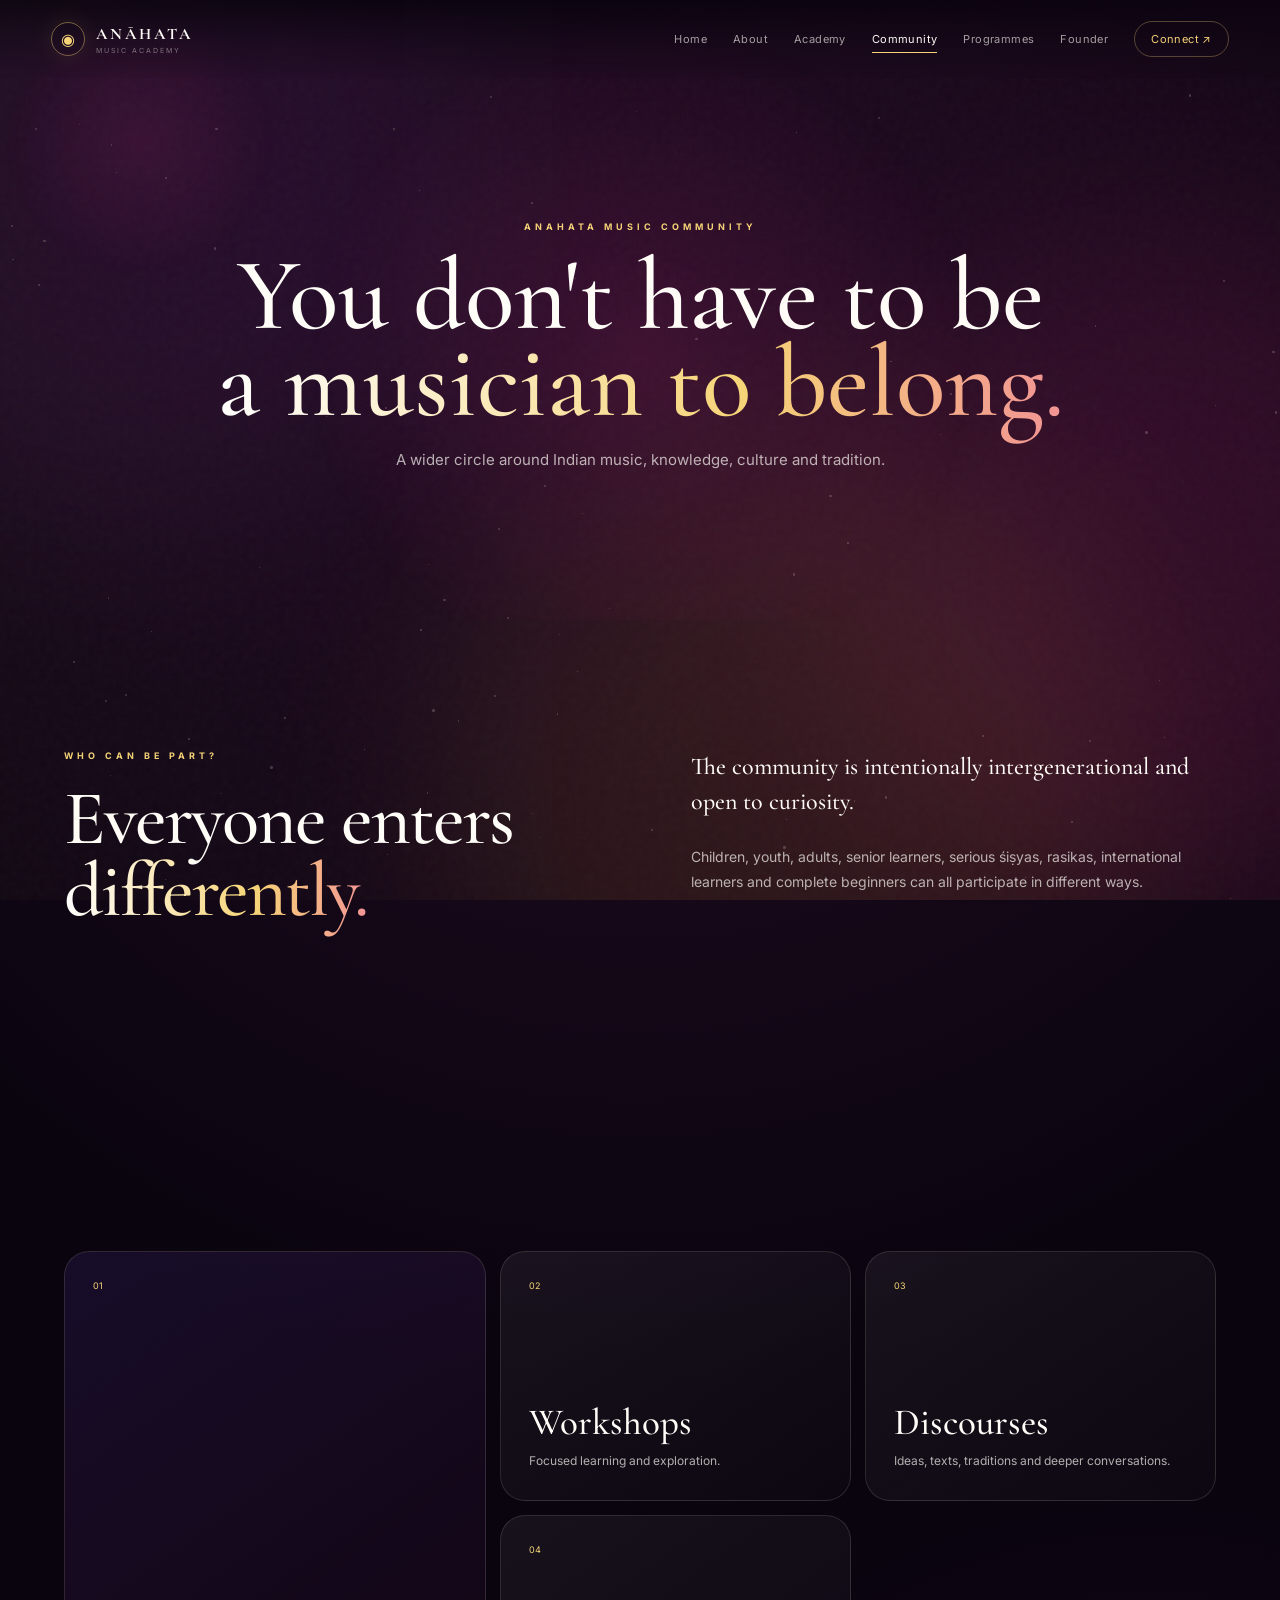
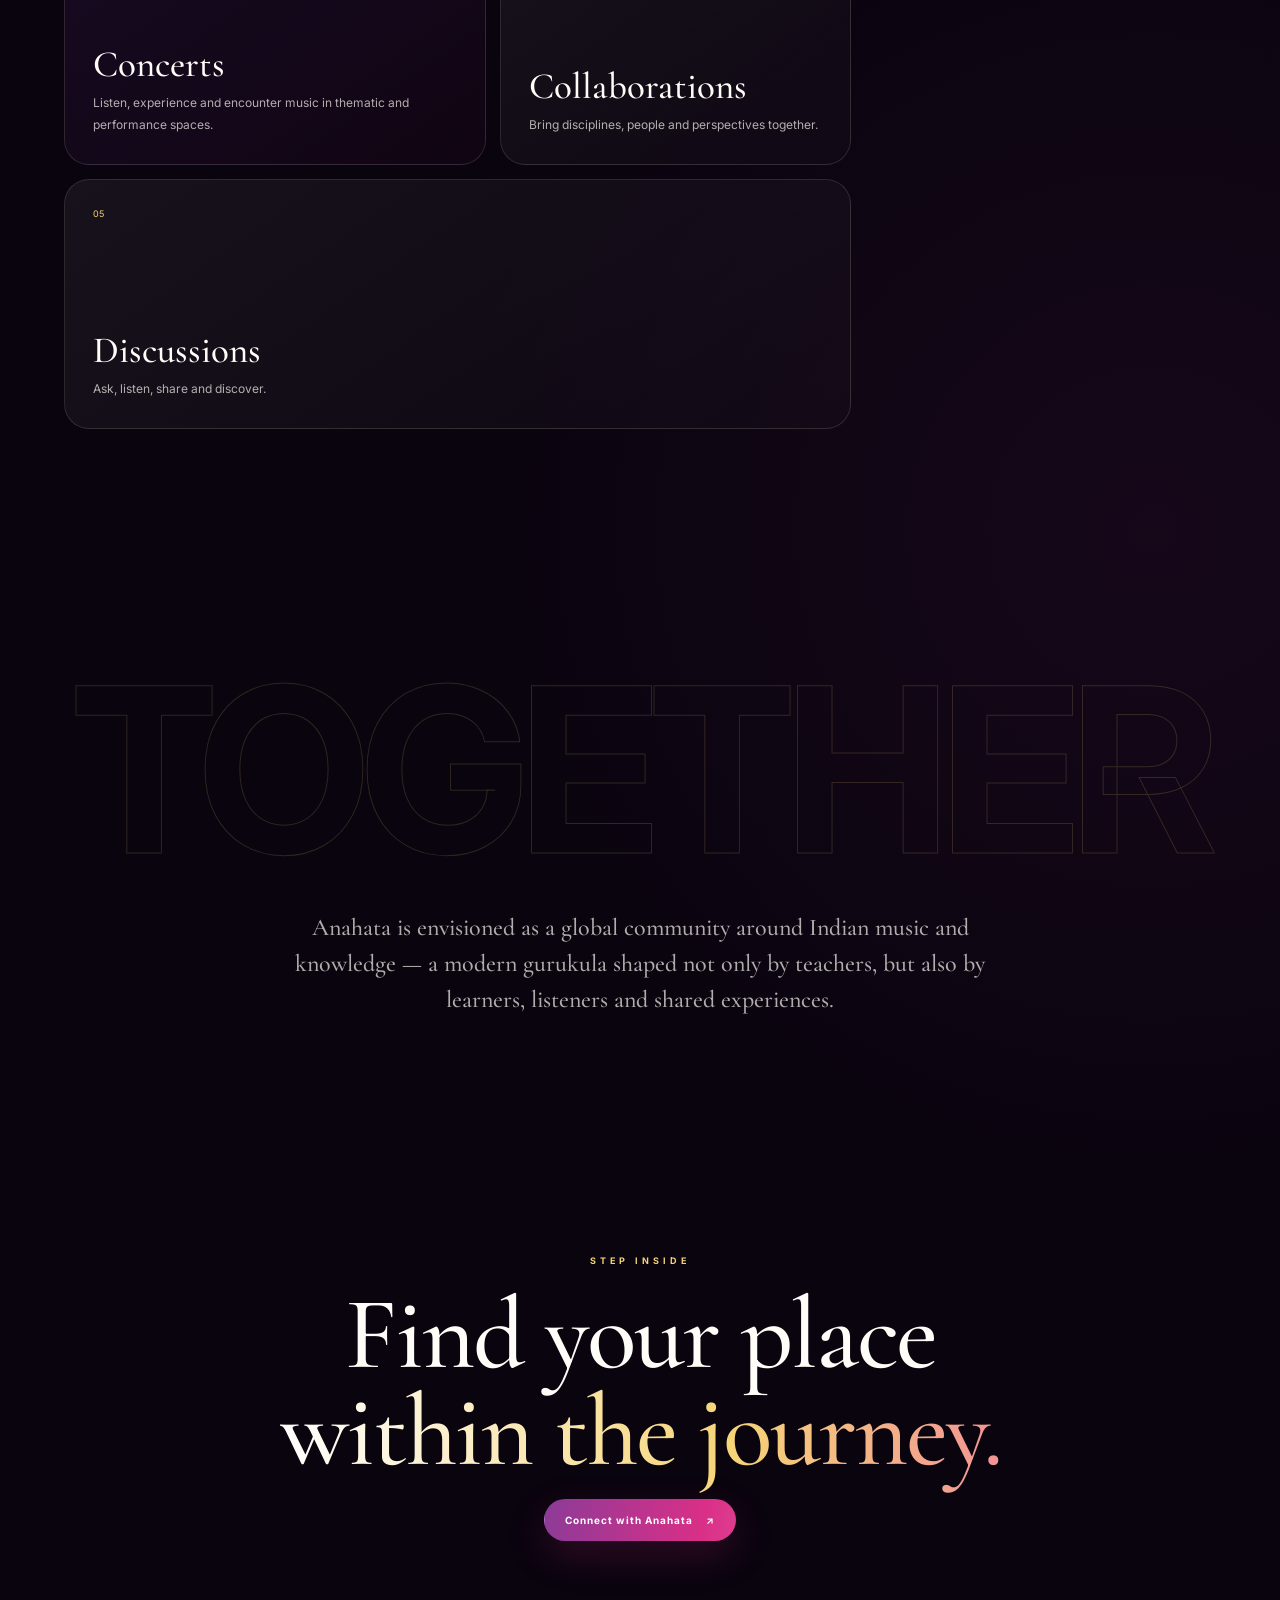
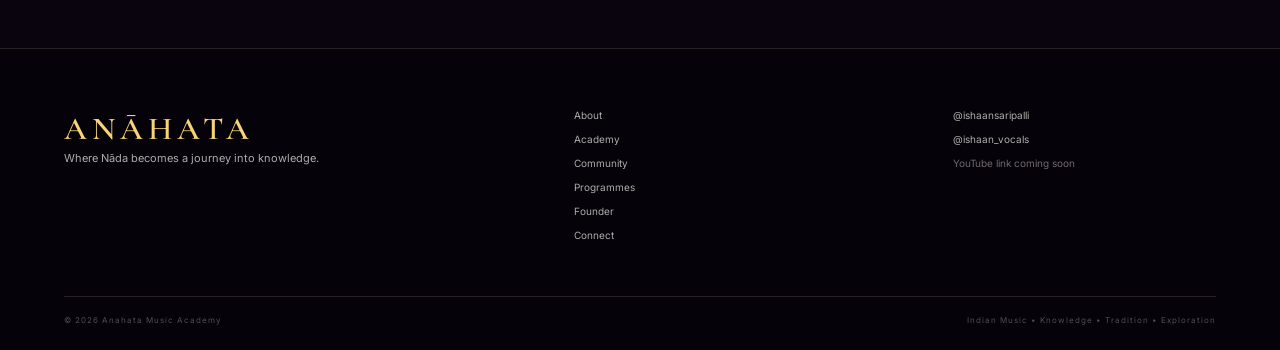
<file: community.html>
<!DOCTYPE html>
<html lang="en">
<head>
  <meta charset="UTF-8"><meta name="viewport" content="width=device-width, initial-scale=1.0">
  <meta name="description" content="Anahata Music Community — a space for learners, musicians, rasikas and curious minds.">
  <title>Community | Anahata Music Academy</title>
  <link rel="icon" type="image/svg+xml" href="assets/favicon.svg">
  <link rel="preconnect" href="https://fonts.googleapis.com"><link rel="preconnect" href="https://fonts.gstatic.com" crossorigin>
  <link href="https://fonts.googleapis.com/css2?family=Cormorant+Garamond:wght@400;500;600;700&family=Inter:wght@400;500;600;700;800&display=swap" rel="stylesheet">
  <link rel="stylesheet" href="style.css">
</head>
<body data-page="community">
<div id="site-shell"></div>
<main>
  <section class="page-hero">
    <div class="section-kicker">ANAHATA MUSIC COMMUNITY</div>
    <h1>You don't have to be<br><em>a musician to belong.</em></h1>
    <p>A wider circle around Indian music, knowledge, culture and tradition.</p>
  </section>

  <section class="section">
    <div class="split-intro">
      <div><div class="section-kicker">WHO CAN BE PART?</div><h2>Everyone enters<br><em>differently.</em></h2></div>
      <div class="prose">
        <p class="lead">The community is intentionally intergenerational and open to curiosity.</p>
        <p>Children, youth, adults, senior learners, serious śiṣyas, rasikas, international learners and complete beginners can all participate in different ways.</p>
      </div>
    </div>
  </section>

  <section class="section community-mosaic">
    <div class="mosaic-card tall"><span>01</span><h3>Concerts</h3><p>Listen, experience and encounter music in thematic and performance spaces.</p></div>
    <div class="mosaic-card"><span>02</span><h3>Workshops</h3><p>Focused learning and exploration.</p></div>
    <div class="mosaic-card"><span>03</span><h3>Discourses</h3><p>Ideas, texts, traditions and deeper conversations.</p></div>
    <div class="mosaic-card"><span>04</span><h3>Collaborations</h3><p>Bring disciplines, people and perspectives together.</p></div>
    <div class="mosaic-card wide"><span>05</span><h3>Discussions</h3><p>Ask, listen, share and discover.</p></div>
  </section>

  <section class="section community-statement">
    <div class="giant-word">TOGETHER</div>
    <p>Anahata is envisioned as a global community around Indian music and knowledge — a modern gurukula shaped not only by teachers, but also by learners, listeners and shared experiences.</p>
  </section>

  <section class="final-cta compact-cta">
    <div class="section-kicker">STEP INSIDE</div>
    <h2>Find your place<br><em>within the journey.</em></h2>
    <a class="btn btn-primary" href="connect.html">Connect with Anahata <span>↗</span></a>
  </section>
</main>
<div id="site-footer"></div>
<script src="script.js"></script>
</body>
</html>
</file>
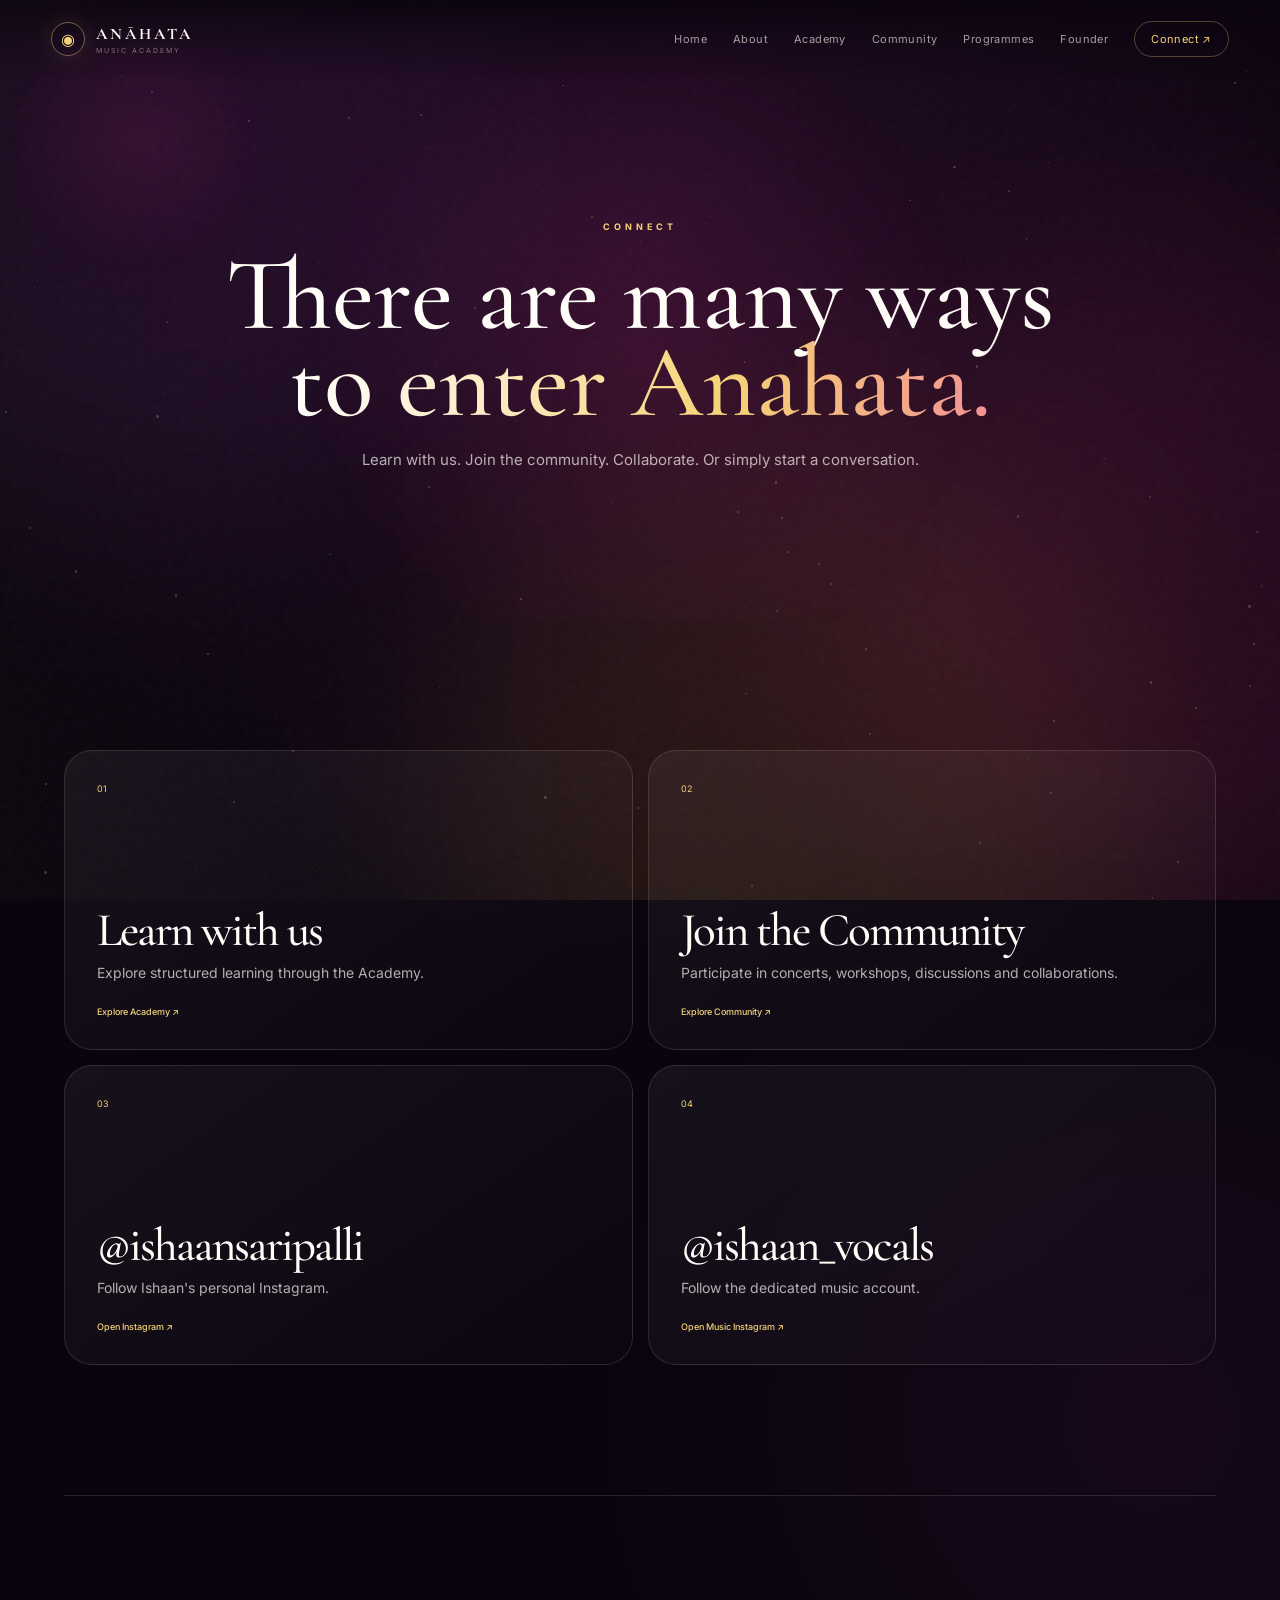
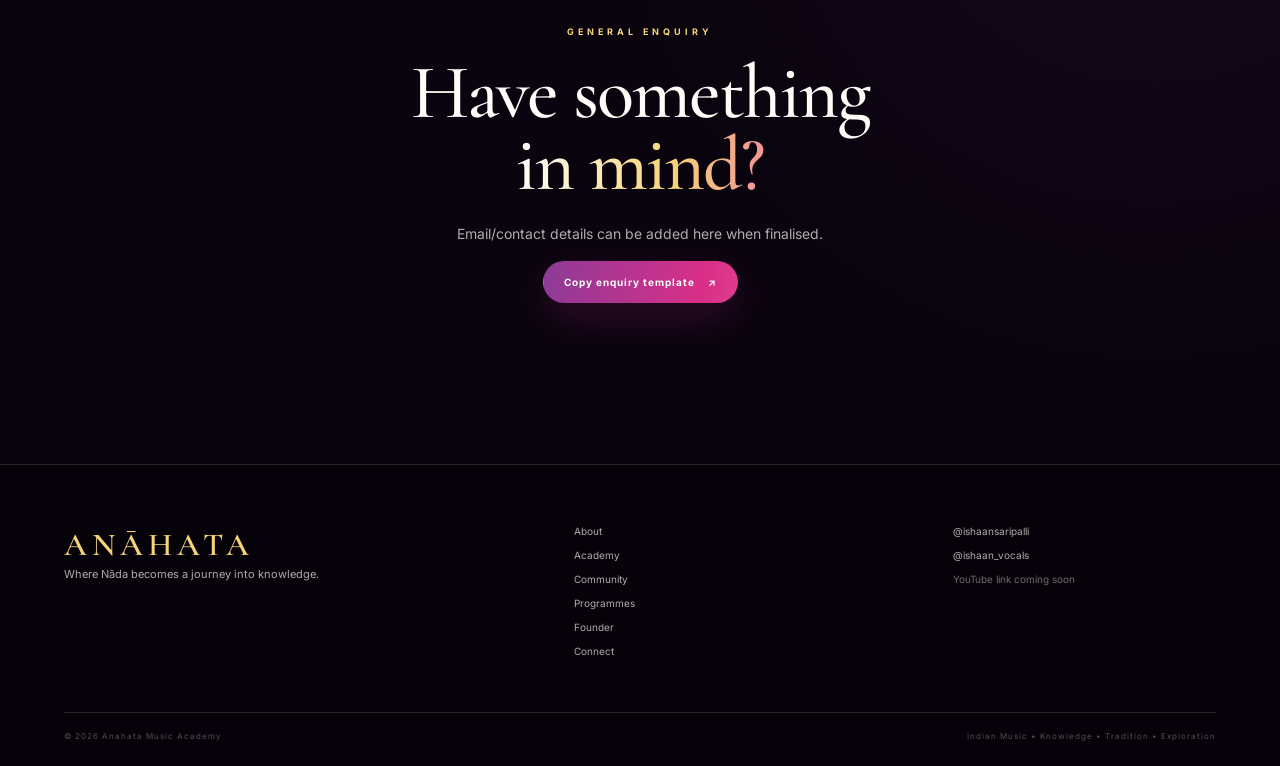
<file: connect.html>
<!DOCTYPE html>
<html lang="en">
<head>
  <meta charset="UTF-8"><meta name="viewport" content="width=device-width, initial-scale=1.0">
  <meta name="description" content="Connect with Anahata Music Academy and Anahata Music Community.">
  <title>Connect | Anahata Music Academy</title>
  <link rel="icon" type="image/svg+xml" href="assets/favicon.svg">
  <link rel="preconnect" href="https://fonts.googleapis.com"><link rel="preconnect" href="https://fonts.gstatic.com" crossorigin>
  <link href="https://fonts.googleapis.com/css2?family=Cormorant+Garamond:wght@400;500;600;700&family=Inter:wght@400;500;600;700;800&display=swap" rel="stylesheet">
  <link rel="stylesheet" href="style.css">
</head>
<body data-page="connect">
<div id="site-shell"></div>
<main>
  <section class="page-hero">
    <div class="section-kicker">CONNECT</div>
    <h1>There are many ways<br><em>to enter Anahata.</em></h1>
    <p>Learn with us. Join the community. Collaborate. Or simply start a conversation.</p>
  </section>

  <section class="section connect-grid">
    <a class="connect-card" href="academy.html"><span>01</span><h2>Learn with us</h2><p>Explore structured learning through the Academy.</p><b>Explore Academy ↗</b></a>
    <a class="connect-card" href="community.html"><span>02</span><h2>Join the Community</h2><p>Participate in concerts, workshops, discussions and collaborations.</p><b>Explore Community ↗</b></a>
    <a class="connect-card" href="https://www.instagram.com/ishaansaripalli/" target="_blank" rel="noopener"><span>03</span><h2>@ishaansaripalli</h2><p>Follow Ishaan's personal Instagram.</p><b>Open Instagram ↗</b></a>
    <a class="connect-card" href="https://www.instagram.com/ishaan_vocals/" target="_blank" rel="noopener"><span>04</span><h2>@ishaan_vocals</h2><p>Follow the dedicated music account.</p><b>Open Music Instagram ↗</b></a>
  </section>

  <section class="section enquiry">
    <div class="enquiry-inner">
      <div class="section-kicker">GENERAL ENQUIRY</div>
      <h2>Have something<br><em>in mind?</em></h2>
      <p>Email/contact details can be added here when finalised.</p>
      <button class="btn btn-primary" type="button" onclick="copyPlaceholder()">Copy enquiry template <span>↗</span></button>
      <div id="copy-status" class="copy-status"></div>
    </div>
  </section>
</main>
<div id="site-footer"></div>
<script src="script.js"></script>
</body>
</html>
</file>
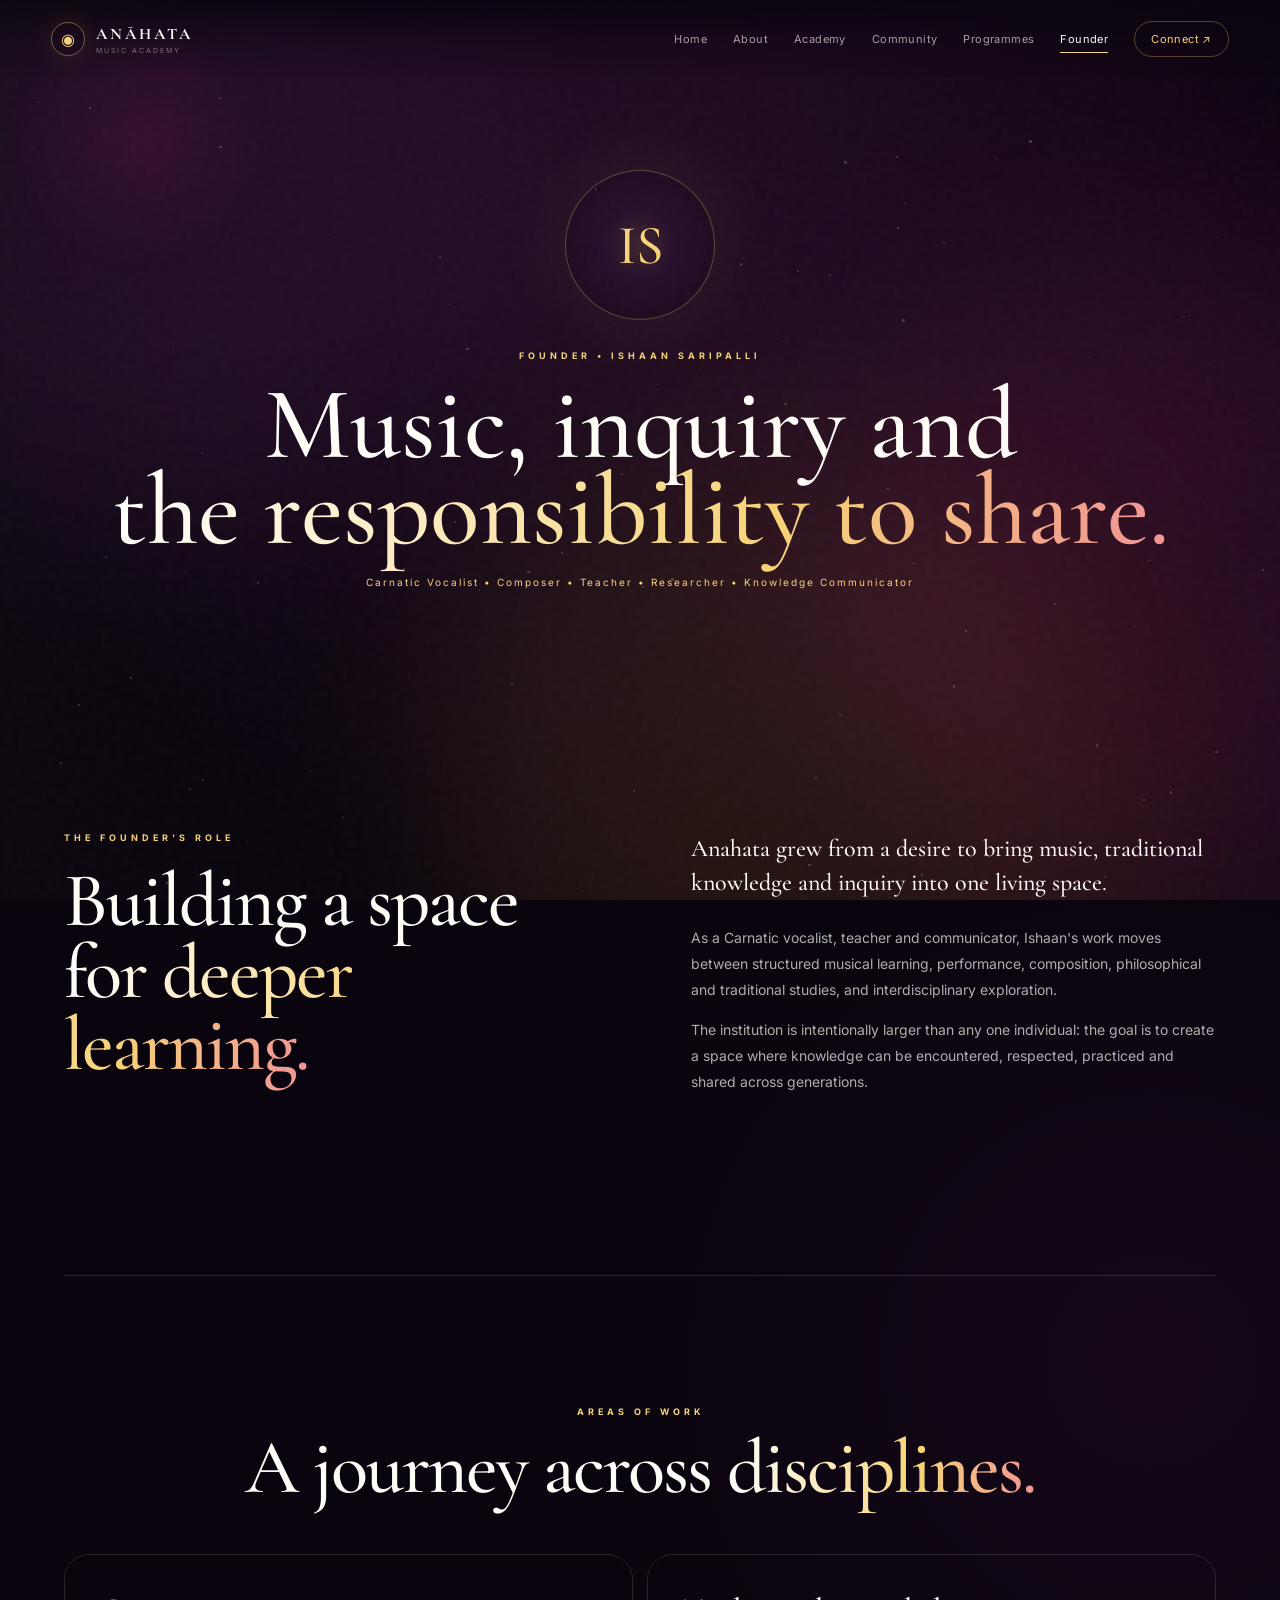
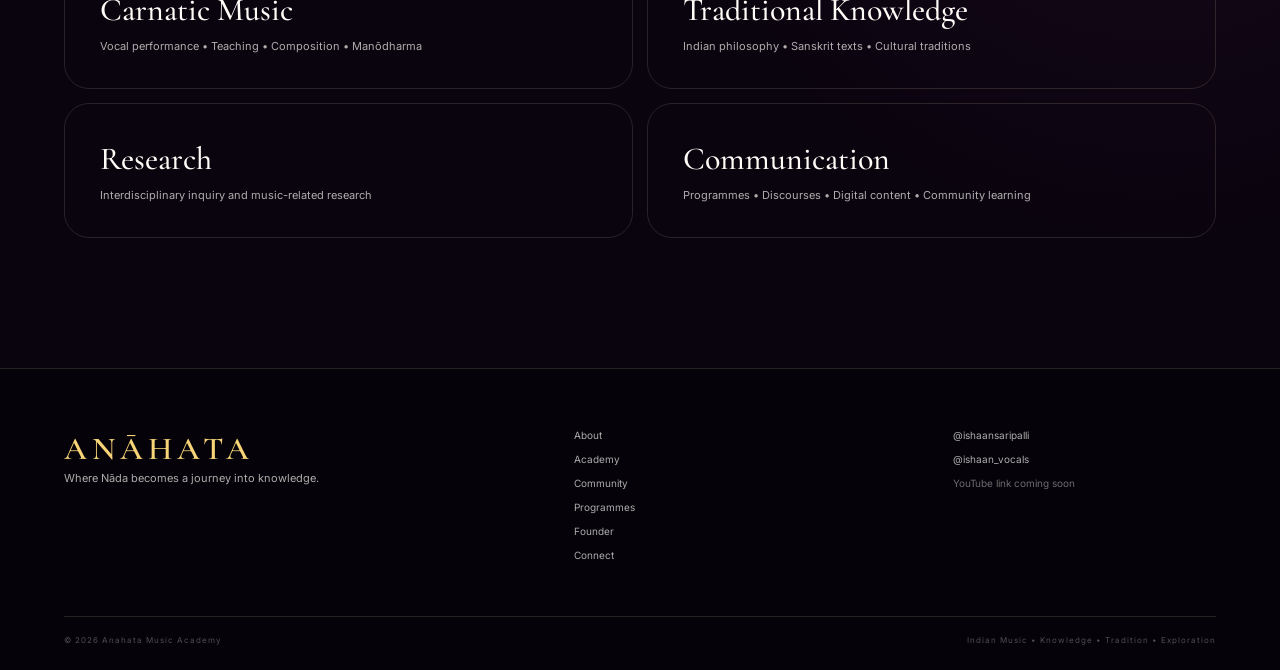
<file: founder.html>
<!DOCTYPE html>
<html lang="en">
<head>
  <meta charset="UTF-8"><meta name="viewport" content="width=device-width, initial-scale=1.0">
  <meta name="description" content="Ishaan Saripalli — Carnatic vocalist, composer, teacher, researcher and knowledge communicator.">
  <title>Founder | Ishaan Saripalli | Anahata Music Academy</title>
  <link rel="icon" type="image/svg+xml" href="assets/favicon.svg">
  <link rel="preconnect" href="https://fonts.googleapis.com"><link rel="preconnect" href="https://fonts.gstatic.com" crossorigin>
  <link href="https://fonts.googleapis.com/css2?family=Cormorant+Garamond:wght@400;500;600;700&family=Inter:wght@400;500;600;700;800&display=swap" rel="stylesheet">
  <link rel="stylesheet" href="style.css">
</head>
<body data-page="founder">
<div id="site-shell"></div>
<main>
  <section class="founder-hero">
    <div class="founder-monogram">IS</div>
    <div class="section-kicker">FOUNDER • ISHAAN SARIPALLI</div>
    <h1>Music, inquiry and<br><em>the responsibility to share.</em></h1>
    <p>Carnatic Vocalist <span>•</span> Composer <span>•</span> Teacher <span>•</span> Researcher <span>•</span> Knowledge Communicator</p>
  </section>

  <section class="section">
    <div class="split-intro">
      <div><div class="section-kicker">THE FOUNDER'S ROLE</div><h2>Building a space<br><em>for deeper learning.</em></h2></div>
      <div class="prose">
        <p class="lead">Anahata grew from a desire to bring music, traditional knowledge and inquiry into one living space.</p>
        <p>As a Carnatic vocalist, teacher and communicator, Ishaan's work moves between structured musical learning, performance, composition, philosophical and traditional studies, and interdisciplinary exploration.</p>
        <p>The institution is intentionally larger than any one individual: the goal is to create a space where knowledge can be encountered, respected, practiced and shared across generations.</p>
      </div>
    </div>
  </section>

  <section class="section credentials">
    <div class="section-heading centered"><div class="section-kicker">AREAS OF WORK</div><h2>A journey across <em>disciplines.</em></h2></div>
    <div class="credential-grid">
      <div><b>Carnatic Music</b><span>Vocal performance • Teaching • Composition • Manōdharma</span></div>
      <div><b>Traditional Knowledge</b><span>Indian philosophy • Sanskrit texts • Cultural traditions</span></div>
      <div><b>Research</b><span>Interdisciplinary inquiry and music-related research</span></div>
      <div><b>Communication</b><span>Programmes • Discourses • Digital content • Community learning</span></div>
    </div>
  </section>
</main>
<div id="site-footer"></div>
<script src="script.js"></script>
</body>
</html>
</file>
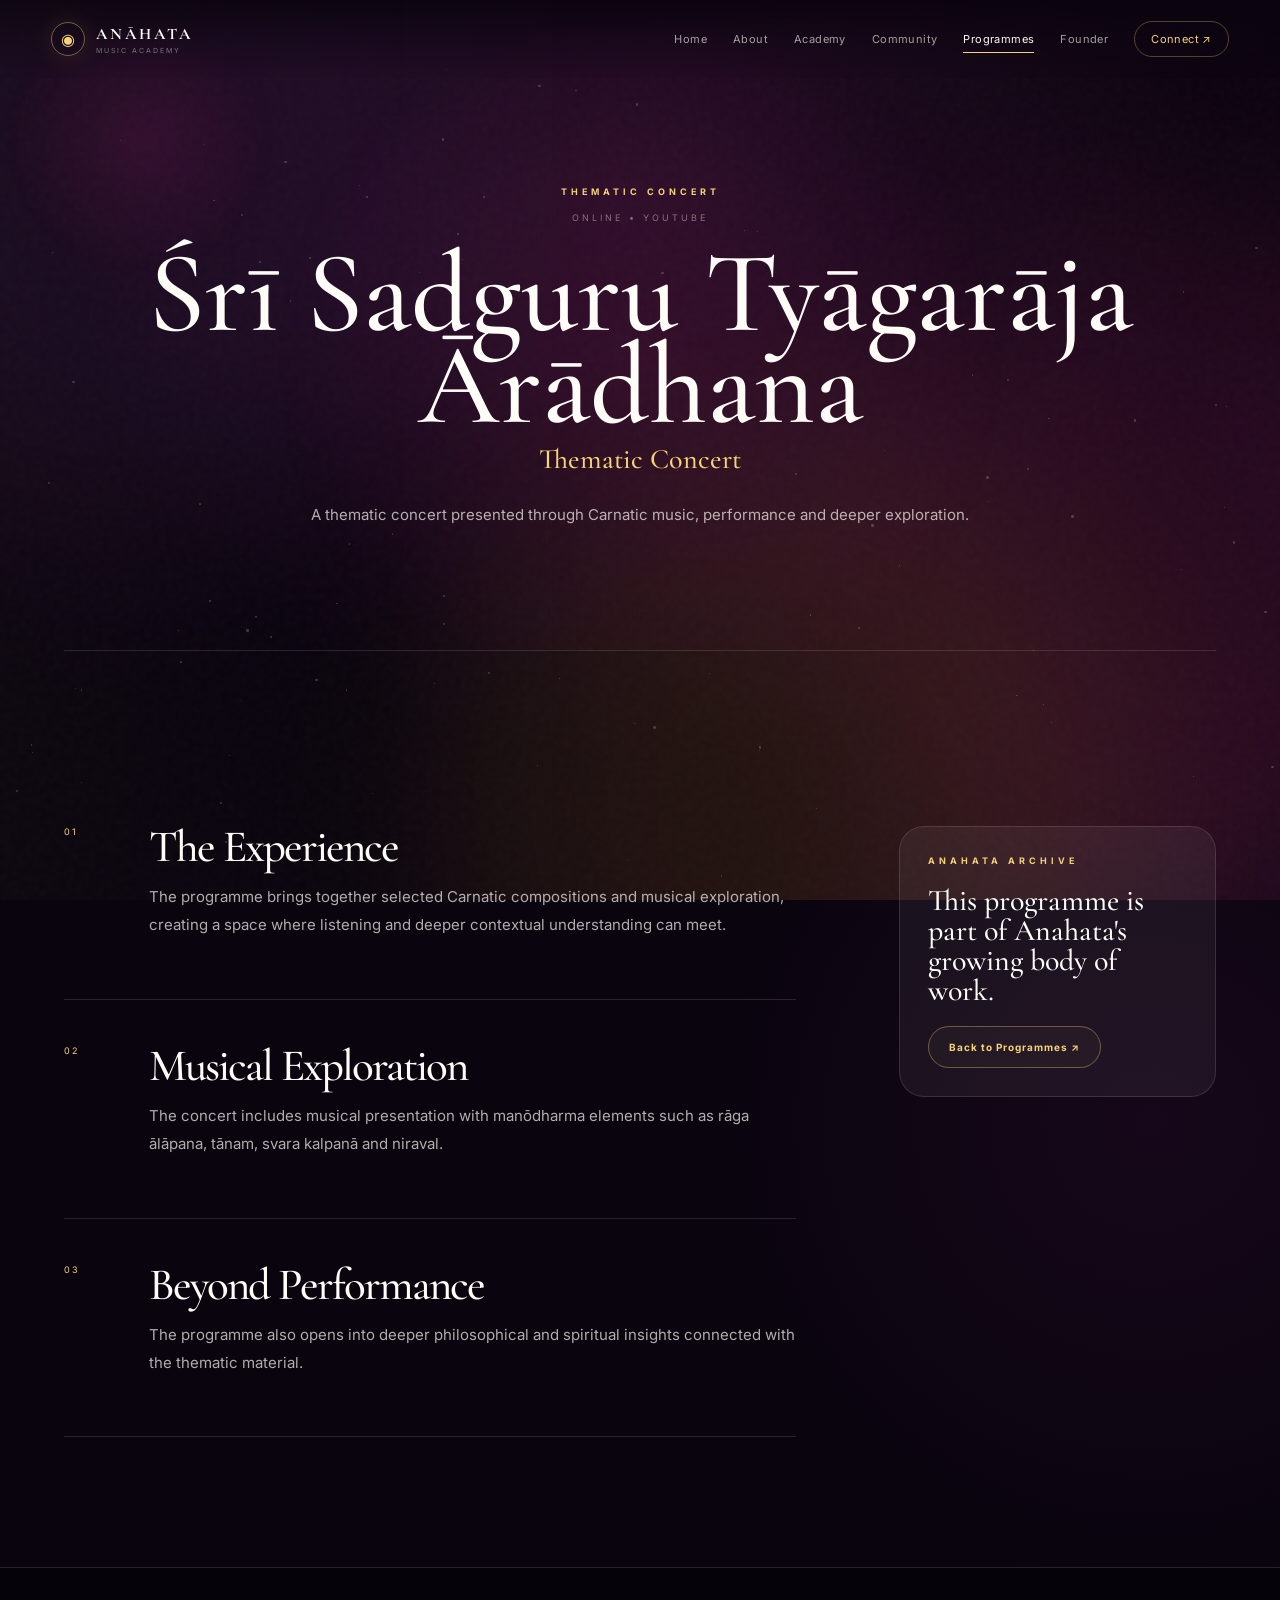
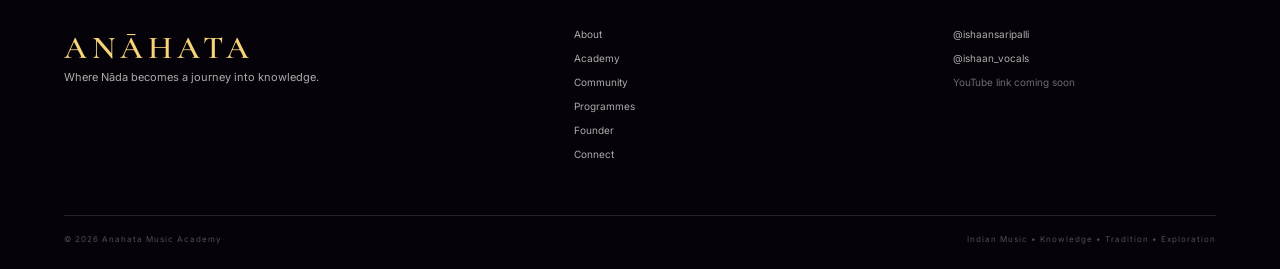
<file: programme.html>
<!DOCTYPE html>
<html lang="en">
<head>
  <meta charset="UTF-8"><meta name="viewport" content="width=device-width, initial-scale=1.0">
  <meta name="description" content="Anahata programme details.">
  <title>Programme | Anahata Music Academy</title>
  <link rel="icon" type="image/svg+xml" href="assets/favicon.svg">
  <link rel="preconnect" href="https://fonts.googleapis.com"><link rel="preconnect" href="https://fonts.gstatic.com" crossorigin>
  <link href="https://fonts.googleapis.com/css2?family=Cormorant+Garamond:wght@400;500;600;700&family=Inter:wght@400;500;600;700;800&display=swap" rel="stylesheet">
  <link rel="stylesheet" href="style.css">
</head>
<body data-page="programmes">
<div id="site-shell"></div>
<main id="programme-detail"></main>
<div id="site-footer"></div>
<script src="script.js"></script>
</body>
</html>
</file>
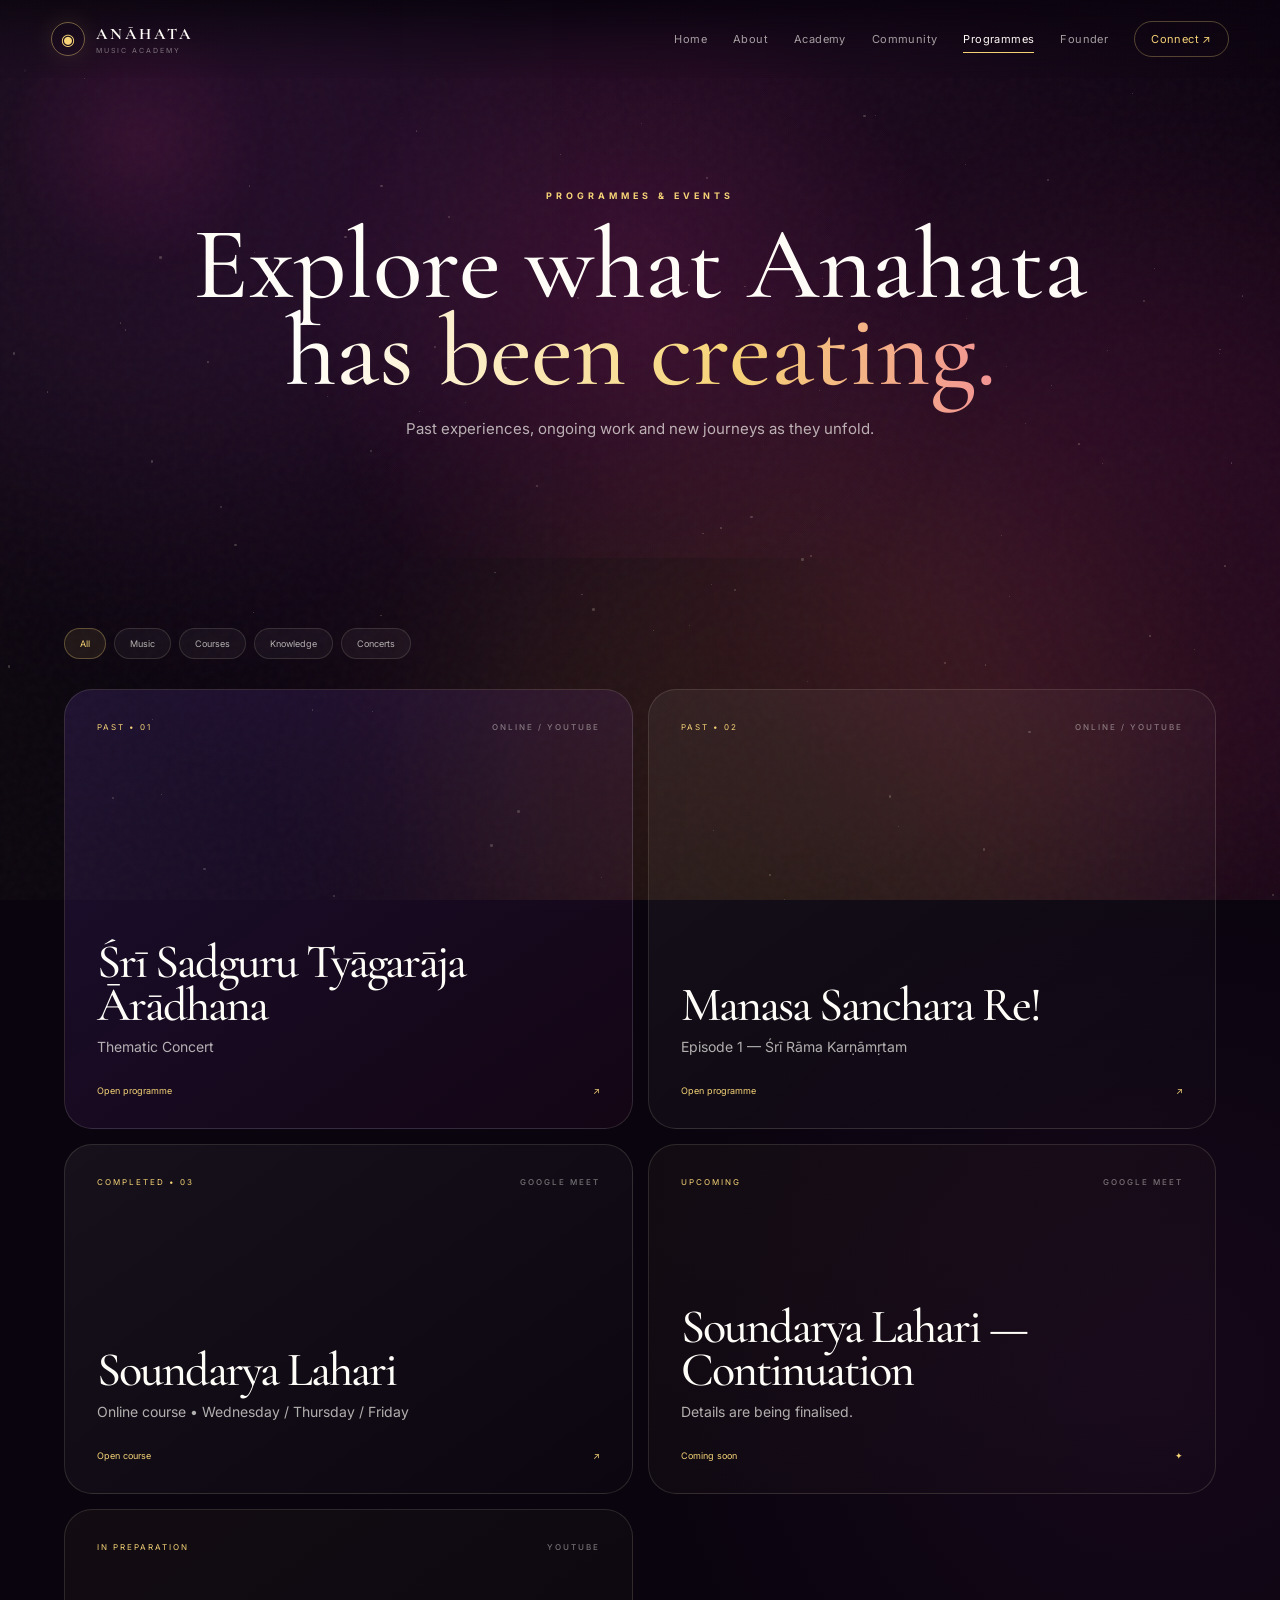
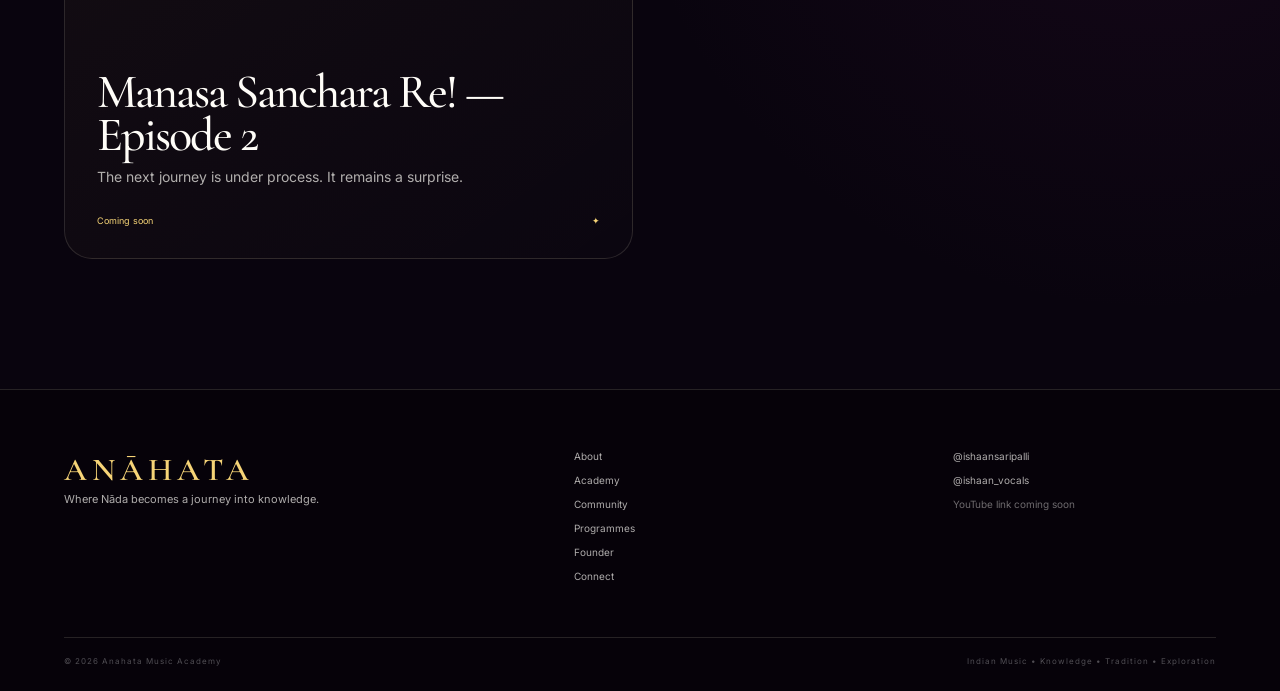
<file: programmes.html>
<!DOCTYPE html>
<html lang="en">
<head>
  <meta charset="UTF-8"><meta name="viewport" content="width=device-width, initial-scale=1.0">
  <meta name="description" content="Explore Anahata Music Academy programmes, courses, concerts and events.">
  <title>Programmes & Events | Anahata Music Academy</title>
  <link rel="icon" type="image/svg+xml" href="assets/favicon.svg">
  <link rel="preconnect" href="https://fonts.googleapis.com"><link rel="preconnect" href="https://fonts.gstatic.com" crossorigin>
  <link href="https://fonts.googleapis.com/css2?family=Cormorant+Garamond:wght@400;500;600;700&family=Inter:wght@400;500;600;700;800&display=swap" rel="stylesheet">
  <link rel="stylesheet" href="style.css">
</head>
<body data-page="programmes">
<div id="site-shell"></div>
<main>
  <section class="page-hero compact">
    <div class="section-kicker">PROGRAMMES & EVENTS</div>
    <h1>Explore what Anahata<br><em>has been creating.</em></h1>
    <p>Past experiences, ongoing work and new journeys as they unfold.</p>
  </section>

  <section class="section archive-section">
    <div class="filter-row">
      <button class="filter active" data-filter="all">All</button>
      <button class="filter" data-filter="music">Music</button>
      <button class="filter" data-filter="course">Courses</button>
      <button class="filter" data-filter="knowledge">Knowledge</button>
      <button class="filter" data-filter="concert">Concerts</button>
    </div>

    <div class="archive-grid">
      <a class="archive-card featured" data-category="concert music" href="programme.html?id=tyagaraja">
        <div class="archive-top"><span>PAST • 01</span><b>ONLINE / YOUTUBE</b></div>
        <h2>Śrī Sadguru Tyāgarāja Ārādhana</h2>
        <p>Thematic Concert</p>
        <div class="archive-bottom">Open programme <span>↗</span></div>
      </a>
      <a class="archive-card" data-category="knowledge music" href="programme.html?id=manasa">
        <div class="archive-top"><span>PAST • 02</span><b>ONLINE / YOUTUBE</b></div>
        <h2>Manasa Sanchara Re!</h2>
        <p>Episode 1 — Śrī Rāma Karṇāmṛtam</p>
        <div class="archive-bottom">Open programme <span>↗</span></div>
      </a>
      <a class="archive-card" data-category="course knowledge" href="programme.html?id=soundarya">
        <div class="archive-top"><span>COMPLETED • 03</span><b>GOOGLE MEET</b></div>
        <h2>Soundarya Lahari</h2>
        <p>Online course • Wednesday / Thursday / Friday</p>
        <div class="archive-bottom">Open course <span>↗</span></div>
      </a>
      <div class="archive-card upcoming" data-category="course">
        <div class="archive-top"><span>UPCOMING</span><b>GOOGLE MEET</b></div>
        <h2>Soundarya Lahari — Continuation</h2>
        <p>Details are being finalised.</p>
        <div class="archive-bottom">Coming soon <span>✦</span></div>
      </div>
      <div class="archive-card upcoming" data-category="music knowledge">
        <div class="archive-top"><span>IN PREPARATION</span><b>YOUTUBE</b></div>
        <h2>Manasa Sanchara Re! — Episode 2</h2>
        <p>The next journey is under process. It remains a surprise.</p>
        <div class="archive-bottom">Coming soon <span>✦</span></div>
      </div>
    </div>
  </section>
</main>
<div id="site-footer"></div>
<script src="script.js"></script>
</body>
</html>
</file>
<file: style.css>
/* =========================================================
   ANAHATA MUSIC ACADEMY — V1 VISUAL SYSTEM
   Vibrant • Splendid • Animated • Refined
   ========================================================= */

:root{
  --ink:#09040e;
  --deep:#100718;
  --plum:#25102f;
  --purple:#7e4de2;
  --magenta:#d92f87;
  --rose:#ef6aa8;
  --saffron:#e9a83b;
  --gold:#f6d477;
  --cream:#fff4d8;
  --white:#fffdf8;
  --muted:rgba(255,253,248,.68);
  --faint:rgba(255,253,248,.42);
  --line:rgba(255,244,216,.13);
  --glass:rgba(255,255,255,.055);
  --max:1220px;
  --serif:"Cormorant Garamond", Georgia, serif;
  --sans:"Inter", Arial, sans-serif;
}

*{box-sizing:border-box}
html{scroll-behavior:smooth}
body{
  margin:0;
  background:
    radial-gradient(circle at 50% 10%, rgba(115,40,104,.25), transparent 32%),
    radial-gradient(circle at 90% 60%, rgba(102,30,96,.14), transparent 30%),
    var(--ink);
  color:var(--white);
  font-family:var(--sans);
  overflow-x:hidden;
}
body:before{
  content:"";
  position:fixed;inset:0;pointer-events:none;z-index:9999;
  background:linear-gradient(90deg,rgba(246,212,119,.018),transparent 35%,rgba(217,47,135,.015));
}
a{color:inherit;text-decoration:none}
button{font:inherit}
img{max-width:100%;display:block}
::selection{background:rgba(217,47,135,.45);color:white}

.ambient-layer{position:fixed;inset:0;z-index:0;pointer-events:none;overflow:hidden}
.aurora{position:absolute;width:55vw;height:55vw;border-radius:50%;filter:blur(110px);opacity:.13;animation:aurora 15s ease-in-out infinite alternate}
.aurora-1{background:#7b2d91;left:-18%;top:-20%}
.aurora-2{background:#d92f87;right:-20%;top:25%;animation-delay:-5s}
.aurora-3{background:#c77d25;left:35%;bottom:-28%;animation-delay:-9s}
@keyframes aurora{to{transform:translate(7vw,-5vh) scale(1.12)}}
.grain{position:absolute;inset:0;opacity:.035;background-image:url("data:image/svg+xml,%3Csvg viewBox='0 0 160 160' xmlns='http://www.w3.org/2000/svg'%3E%3Cfilter id='n'%3E%3CfeTurbulence type='fractalNoise' baseFrequency='.8' numOctaves='3' stitchTiles='stitch'/%3E%3C/filter%3E%3Crect width='100%25' height='100%25' filter='url(%23n)' opacity='.8'/%3E%3C/svg%3E")}
#stars{position:absolute;inset:0}
.star{position:absolute;background:#fff8df;border-radius:50%;opacity:.2;animation:twinkle var(--twinkle) ease-in-out infinite alternate}
@keyframes twinkle{to{opacity:.8;transform:scale(1.7)}}
.cursor-glow{position:absolute;width:280px;height:280px;border-radius:50%;background:radial-gradient(circle,rgba(217,47,135,.11),transparent 68%);filter:blur(4px)}

.site-header{
  position:fixed;top:0;left:0;right:0;z-index:100;
  height:78px;padding:0 4vw;
  display:flex;align-items:center;justify-content:space-between;
  background:linear-gradient(180deg,rgba(9,4,14,.85),rgba(9,4,14,.35),transparent);
  backdrop-filter:blur(10px);
}
.brand{display:flex;align-items:center;gap:11px}
.brand-mark{width:34px;height:34px;display:grid;place-items:center;border:1px solid rgba(246,212,119,.42);border-radius:50%;color:var(--gold);box-shadow:0 0 25px rgba(246,212,119,.12);animation:brandPulse 3s ease-in-out infinite}
.brand strong{display:block;font:700 16px var(--serif);letter-spacing:3px}
.brand small{display:block;font-size:7px;letter-spacing:2px;color:var(--faint);margin-top:2px}
@keyframes brandPulse{50%{box-shadow:0 0 35px rgba(246,212,119,.28)}}
.desktop-nav{display:flex;align-items:center;gap:26px;font-size:11px;color:rgba(255,253,248,.62);letter-spacing:.4px}
.desktop-nav a{position:relative;padding:10px 0;transition:.3s}
.desktop-nav a:after{content:"";position:absolute;left:0;right:100%;bottom:3px;height:1px;background:var(--gold);transition:.3s}
.desktop-nav a:hover,.desktop-nav a.active{color:var(--white)}
.desktop-nav a:hover:after,.desktop-nav a.active:after{right:0}
.desktop-nav .nav-cta{padding:10px 16px;border:1px solid rgba(246,212,119,.3);border-radius:999px;color:var(--gold)}
.desktop-nav .nav-cta:after{display:none}
.mobile-menu{display:none;background:none;border:0;padding:8px}
.mobile-menu span{display:block;width:25px;height:1px;background:var(--cream);margin:5px}
.mobile-nav{display:none}

main{position:relative;z-index:2}
.section{width:min(var(--max),90vw);margin:auto;padding:130px 0}
.section-kicker{font-size:9px;letter-spacing:4px;text-transform:uppercase;color:var(--gold);font-weight:700}
.gold{color:var(--gold)}
.centered{text-align:center}
h1,h2,h3,p{margin-top:0}
h1,h2,h3{font-family:var(--serif);font-weight:500}
h2{font-size:clamp(45px,6vw,82px);line-height:.94;letter-spacing:-2px}
h2 em,h1 em{font-style:normal;color:transparent;background:linear-gradient(90deg,#fff,var(--gold),#ef6aa8,#b88cff,#fff);background-size:250% auto;background-clip:text;-webkit-background-clip:text;animation:textFlow 7s linear infinite}
@keyframes textFlow{to{background-position:250% center}}
p{color:var(--muted);line-height:1.85;font-size:14px}
.lead{font:500 24px/1.45 var(--serif);color:var(--white)}
.prose{max-width:590px}
.text-link{display:inline-flex;gap:13px;align-items:center;color:var(--gold);font-size:11px;letter-spacing:.7px;margin-top:20px}
.text-link span{transition:.3s}.text-link:hover span{transform:translateX(5px)}

.hero{min-height:100vh;position:relative;display:flex;align-items:center;justify-content:center;text-align:center;padding:120px 5vw 70px;overflow:hidden}
.hero-radiance{position:absolute;width:70vw;height:70vw;max-width:950px;max-height:950px;border-radius:50%;background:radial-gradient(circle,rgba(217,47,135,.13),rgba(126,77,226,.05) 38%,transparent 68%);animation:breathe 7s ease-in-out infinite}
@keyframes breathe{50%{transform:scale(1.06);opacity:.78}}
.hero-grid{position:absolute;inset:0;opacity:.12;background-image:linear-gradient(rgba(246,212,119,.08) 1px,transparent 1px),linear-gradient(90deg,rgba(246,212,119,.08) 1px,transparent 1px);background-size:80px 80px;mask-image:radial-gradient(circle at center,black,transparent 70%)}
.hero-nada{position:absolute;bottom:10%;left:50%;transform:translateX(-50%);display:flex;gap:6px;align-items:center;opacity:.25}
.hero-nada span{display:block;width:2px;border-radius:99px;background:var(--gold);animation:nada 1.8s ease-in-out infinite alternate}
.hero-nada span:nth-child(1){height:20px}.hero-nada span:nth-child(2){height:45px;animation-delay:-.2s}.hero-nada span:nth-child(3){height:70px;animation-delay:-.4s}.hero-nada span:nth-child(4){height:45px;animation-delay:-.6s}.hero-nada span:nth-child(5){height:20px;animation-delay:-.8s}
@keyframes nada{to{transform:scaleY(.35)}}
/*
.sacred-triad{position:absolute;top:68px;left:4vw;right:4vw;display:grid;grid-template-columns:1fr 1fr 1fr;align-items:start;pointer-events:none;transition:transform .5s ease}
.deity{position:relative;display:flex;flex-direction:column;align-items:center;min-width:0}
.deity img{height:175px;width:auto;object-fit:contain;filter:drop-shadow(0 12px 25px rgba(0,0,0,.35));transition:filter .5s,transform .6s}
.deity-center img{height:215px}
.deity-left{align-items:flex-start}.deity-right{align-items:flex-end}
.deity:hover img{filter:drop-shadow(0 18px 35px rgba(246,212,119,.22))}
.deity small{font-size:8px;letter-spacing:2px;color:rgba(255,244,216,.42);margin-top:-8px}
.deity-center small{margin-top:-12px}
.deity-aura{position:absolute;width:180px;height:180px;border-radius:50%;background:radial-gradient(circle,rgba(246,212,119,.11),transparent 70%);top:10px}
.missing-asset{opacity:0}
.hero-copy{position:relative;z-index:5;max-width:900px;margin-top:130px}*/
/*new code starts*/
/* =========================================================
   HERO — SACRED TRIAD + TITLE SPACING FIX
   ========================================================= */

.sacred-triad{
  position:absolute;
  top:58px;
  left:4vw;
  right:4vw;
  height:245px;
  display:grid;
  grid-template-columns:1fr 1fr 1fr;
  align-items:start;
  pointer-events:none;
  transition:transform .5s ease;
  z-index:3;
}

.deity{
  position:relative;
  display:flex;
  flex-direction:column;
  align-items:center;
  min-width:0;
}

.deity img{
  height:150px;
  width:auto;
  object-fit:contain;
  filter:drop-shadow(0 12px 25px rgba(0,0,0,.35));
  transition:filter .5s,transform .6s;
}

.deity-center img{
  height:185px;
}

.deity-left{
  align-items:flex-start;
}

.deity-right{
  align-items:flex-end;
}

.deity:hover img{
  filter:drop-shadow(0 18px 35px rgba(246,212,119,.22));
}

.deity small{
  font-size:7px;
  letter-spacing:1.5px;
  color:rgba(255,244,216,.42);
  margin-top:4px;
  white-space:nowrap;
}

.deity-center small{
  margin-top:2px;
}

.deity-aura{
  position:absolute;
  width:180px;
  height:180px;
  border-radius:50%;
  background:radial-gradient(
    circle,
    rgba(246,212,119,.11),
    transparent 70%
  );
  top:10px;
}

.missing-asset{
  opacity:0;
}

/* Keep the Anahata title completely below the sacred imagery */
.hero-copy{
  position:relative;
  z-index:5;
  max-width:900px;
  margin-top:215px;
}
/*ends*/
.hero-copy h1{font-size:clamp(60px,9vw,120px);line-height:.83;letter-spacing:-4px;margin:20px 0}
.hero-copy h1 span{font-size:.74em}
.hero-lede{font-size:11px;letter-spacing:3px;color:var(--gold);text-transform:uppercase}
.hero-text{max-width:650px;margin:20px auto 30px;font-size:15px}
.hero-actions{display:flex;justify-content:center;gap:12px;flex-wrap:wrap}
.btn{display:inline-flex;align-items:center;justify-content:center;gap:13px;padding:14px 20px;border-radius:999px;font-size:10px;letter-spacing:1px;font-weight:700;transition:.35s;border:1px solid transparent}
.btn span{transition:.35s}.btn:hover{transform:translateY(-3px)}.btn:hover span{transform:translateX(4px)}
.btn-primary{background:linear-gradient(100deg,#8c3b98,#d92f87,#ef6aa8,#b76dce);background-size:250% auto;color:white;box-shadow:0 14px 40px rgba(217,47,135,.2);animation:buttonFlow 7s linear infinite}
@keyframes buttonFlow{to{background-position:250% center}}
.btn-ghost{border-color:var(--line);background:rgba(255,255,255,.04);backdrop-filter:blur(15px)}
.btn-outline{border-color:rgba(246,212,119,.35);color:var(--gold);background:rgba(246,212,119,.03)}
.scroll-cue{position:absolute;bottom:25px;font-size:8px;letter-spacing:3px;color:rgba(255,255,255,.35);display:flex;align-items:center;gap:10px}.scroll-cue span{width:25px;height:1px;background:var(--gold)}

.intro-section{border-top:1px solid var(--line)}
.split-intro{display:grid;grid-template-columns:1fr 1fr;gap:8vw;align-items:start}
.split-intro h2{margin-top:22px}.accent-line{color:var(--gold);font-family:var(--serif);font-size:21px}

.section-heading{max-width:800px;margin-bottom:50px}.section-heading h2{margin:15px 0}.section-heading>p{max-width:580px}
.centered.section-heading{margin-left:auto;margin-right:auto}
.wing-grid{display:grid;grid-template-columns:repeat(3,1fr);gap:15px}
.wing-card{position:relative;min-height:390px;padding:32px;border:1px solid var(--line);border-radius:28px;background:linear-gradient(145deg,rgba(255,255,255,.07),rgba(255,255,255,.018));backdrop-filter:blur(18px);overflow:hidden;transition:.5s}
.wing-card:before{content:"";position:absolute;width:250px;height:250px;border-radius:50%;background:radial-gradient(circle,rgba(217,47,135,.16),transparent 68%);right:-80px;top:-80px;transition:.6s}
.wing-card:hover{transform:translateY(-8px);border-color:rgba(246,212,119,.25);box-shadow:0 25px 70px rgba(0,0,0,.28)}
.wing-card:hover:before{transform:scale(1.4)}
.card-number{font-size:9px;color:var(--gold);letter-spacing:2px}.wing-symbol{font-size:45px;color:var(--gold);margin:55px 0 15px}.wing-card h3{font-size:35px;line-height:.95;margin-bottom:15px}.wing-card p{font-size:13px}.card-link{position:absolute;bottom:30px;color:var(--gold);font-size:10px}.card-link b{margin-left:8px}

.community-section{width:100%;min-height:700px;display:flex;align-items:center;justify-content:center;text-align:center;position:relative;overflow:hidden;background:radial-gradient(circle at center,rgba(126,77,226,.12),transparent 45%)}
.community-content{position:relative;z-index:2;width:min(760px,90vw)}.community-content h2{margin:18px 0}.community-content>p{font-size:15px}.community-orbit{position:absolute;width:700px;height:700px;border:1px solid rgba(246,212,119,.08);border-radius:50%;animation:spin 35s linear infinite}.community-orbit:before,.community-orbit:after{content:"";position:absolute;inset:12%;border:1px solid rgba(217,47,135,.09);border-radius:50%}.community-orbit i{position:absolute;width:7px;height:7px;border-radius:50%;background:var(--gold);top:0;left:50%;box-shadow:0 0 20px var(--gold)}.community-orbit i:nth-child(2){top:75%;left:7%;background:var(--rose)}.community-orbit i:nth-child(3){top:55%;left:91%;background:var(--purple)}
@keyframes spin{to{transform:rotate(360deg)}}
.pill-row{display:flex;justify-content:center;gap:8px;flex-wrap:wrap;margin:25px 0 35px}.pill-row span{padding:9px 13px;border:1px solid var(--line);border-radius:99px;background:rgba(255,255,255,.03);font-size:9px;color:rgba(255,255,255,.55)}

.appreciation-section{display:grid;grid-template-columns:.9fr 1.1fr;align-items:center;gap:7vw}.appreciation-visual{height:430px;position:relative;display:grid;place-items:center}.resonance-ring{position:absolute;border:1px solid rgba(246,212,119,.22);border-radius:50%;animation:resonate 5s ease-in-out infinite}.r1{width:130px;height:130px}.r2{width:260px;height:260px;animation-delay:-1.5s}.r3{width:390px;height:390px;animation-delay:-3s;border-color:rgba(217,47,135,.15)}.bindu{width:45px;height:45px;border-radius:50%;display:grid;place-items:center;background:radial-gradient(circle,#fff6c9,#e9a83b 35%,#521a4c);color:white;box-shadow:0 0 40px rgba(246,212,119,.35);font-size:28px}
@keyframes resonate{50%{transform:scale(1.05);opacity:.6}}
.appreciation-copy h2{margin:18px 0}.large-copy{font:500 25px var(--serif);color:var(--white)}.journey{display:flex;align-items:center;gap:8px;flex-wrap:wrap;margin:25px 0;color:var(--gold);font:500 18px var(--serif)}.journey b{font:12px var(--sans);color:rgba(255,255,255,.3)}

.experiences-section{border-top:1px solid var(--line)}.experience-grid{display:grid;grid-template-columns:1.2fr 1fr 1fr;gap:14px}.experience-card{min-height:330px;padding:30px;border:1px solid var(--line);border-radius:25px;background:linear-gradient(150deg,rgba(217,47,135,.09),rgba(255,255,255,.025));display:flex;flex-direction:column;justify-content:flex-end;position:relative;overflow:hidden;transition:.45s}.experience-card:before{content:"";position:absolute;inset:-50%;background:conic-gradient(from 180deg,transparent,rgba(246,212,119,.12),transparent 25%);animation:cardSpin 15s linear infinite}.experience-card>*{position:relative;z-index:1}.experience-card:hover{transform:translateY(-7px);border-color:rgba(246,212,119,.3)}.experience-card.large{min-height:440px;background:linear-gradient(145deg,rgba(126,77,226,.18),rgba(217,47,135,.07))}
@keyframes cardSpin{to{transform:rotate(360deg)}}
.experience-meta{font-size:8px;letter-spacing:2px;color:var(--gold);margin-bottom:auto}.experience-card h3{font-size:42px;line-height:.9;margin:0 0 8px}.experience-card p{margin:0 0 20px}.experience-card>span{font-size:9px;color:var(--gold);letter-spacing:1px}.center-action{text-align:center;margin-top:35px}

.founder-strip{width:min(1180px,90vw);margin:20px auto 120px;padding:55px 60px;border:1px solid var(--line);border-radius:35px;background:linear-gradient(110deg,rgba(246,212,119,.07),rgba(217,47,135,.06),rgba(126,77,226,.07));display:flex;align-items:center;justify-content:space-between;gap:30px;position:relative;overflow:hidden}.founder-glow{position:absolute;width:300px;height:300px;border-radius:50%;background:rgba(217,47,135,.12);filter:blur(80px);right:0}.founder-strip h2{font-size:60px;margin:10px 0}.founder-strip p{margin:0}.founder-strip p span{color:var(--gold);padding:0 5px}

.final-cta{min-height:650px;display:flex;flex-direction:column;align-items:center;justify-content:center;text-align:center;position:relative;overflow:hidden;padding:100px 20px}.cta-rays{position:absolute;width:650px;height:650px;border-radius:50%;background:repeating-conic-gradient(from 0deg,rgba(246,212,119,.045) 0 1deg,transparent 1deg 15deg);mask-image:radial-gradient(circle,black 0 35%,transparent 70%);animation:spin 50s linear infinite}.final-cta h2{position:relative;font-size:clamp(60px,8vw,105px);margin:20px 0}.final-cta p{position:relative;color:var(--gold);letter-spacing:4px;text-transform:uppercase;font-size:10px;margin-bottom:30px}

.page-hero{min-height:620px;padding:190px 5vw 100px;display:flex;flex-direction:column;align-items:center;justify-content:center;text-align:center;position:relative;overflow:hidden}.page-hero:before{content:"";position:absolute;width:700px;height:700px;border-radius:50%;background:radial-gradient(circle,rgba(217,47,135,.14),transparent 68%);animation:breathe 8s infinite}.page-hero>*{position:relative}.page-hero h1{font-size:clamp(58px,8vw,110px);line-height:.85;margin:20px 0}.page-hero p{max-width:650px;font-size:15px}.page-hero.compact{min-height:520px}

.philosophy-panel{border-top:1px solid var(--line);border-bottom:1px solid var(--line);text-align:center}.philosophy-panel h2{margin:18px 0 55px}.philosophy-grid{display:grid;grid-template-columns:repeat(3,1fr);gap:14px}.philosophy-grid>div{padding:35px;border:1px solid var(--line);border-radius:25px;background:var(--glass);text-align:left}.philosophy-grid span{color:var(--gold);font-size:9px;letter-spacing:2px}.philosophy-grid h3{font-size:32px;margin:35px 0 8px}
.quote-panel{max-width:850px;margin:auto;text-align:center;padding:70px 30px;border:1px solid rgba(246,212,119,.17);border-radius:35px;background:linear-gradient(145deg,rgba(246,212,119,.06),rgba(217,47,135,.04))}.quote-mark{font:100px/0.5 var(--serif);color:var(--gold)}blockquote{font:500 clamp(36px,5vw,65px)/.95 var(--serif);margin:30px 0}.quote-panel p{max-width:650px;margin:auto}
.journey-section{border-top:1px solid var(--line)}.journey-large{display:grid;grid-template-columns:repeat(5,1fr);gap:1px;background:var(--line);border:1px solid var(--line)}.journey-large>div{background:var(--deep);padding:30px 22px;min-height:190px}.journey-large b{color:var(--gold);font-size:9px}.journey-large strong{display:block;font:500 29px var(--serif);margin:38px 0 10px}.journey-large span{font-size:11px;color:var(--faint);line-height:1.5}

.academy-block{display:grid;grid-template-columns:150px 1fr;gap:5vw;align-items:start;border-bottom:1px solid var(--line)}.academy-block.reverse{background:linear-gradient(90deg,transparent,rgba(217,47,135,.035),transparent)}.academy-number{font:500 80px var(--serif);color:rgba(246,212,119,.2)}.academy-copy{max-width:800px}.academy-copy h2{margin:18px 0}.academy-copy p{font-size:16px}.mini-points{display:flex;gap:8px;flex-wrap:wrap;margin-top:25px}.mini-points span{border:1px solid var(--line);padding:8px 11px;border-radius:99px;font-size:9px;color:var(--gold)}
.learning-path{border-top:1px solid var(--line)}.path-grid{display:grid;grid-template-columns:repeat(4,1fr);gap:14px}.path-grid>div{padding:30px;border:1px solid var(--line);border-radius:24px}.path-grid b{font:500 30px var(--serif)}.path-grid p{font-size:11px;margin-top:15px}

.community-mosaic{display:grid;grid-template-columns:1.2fr 1fr 1fr;gap:14px}.mosaic-card{min-height:250px;padding:28px;border:1px solid var(--line);border-radius:25px;background:linear-gradient(145deg,rgba(255,255,255,.06),rgba(255,255,255,.015));display:flex;flex-direction:column;justify-content:flex-end}.mosaic-card.tall{grid-row:span 2;min-height:514px;background:linear-gradient(145deg,rgba(126,77,226,.13),rgba(217,47,135,.04))}.mosaic-card.wide{grid-column:span 2}.mosaic-card span{font-size:9px;color:var(--gold);margin-bottom:auto}.mosaic-card h3{font-size:37px;margin:0 0 5px}.mosaic-card p{font-size:12px;margin:0}.community-statement{text-align:center}.giant-word{font:700 clamp(80px,18vw,230px)/.7 var(--sans);letter-spacing:-10px;color:transparent;-webkit-text-stroke:1px rgba(246,212,119,.16);margin-bottom:60px}.community-statement p{max-width:750px;margin:auto;font:500 24px/1.5 var(--serif)}.compact-cta{min-height:500px}

.archive-section{padding-top:70px}.filter-row{display:flex;gap:8px;flex-wrap:wrap;margin-bottom:30px}.filter{background:rgba(255,255,255,.04);border:1px solid var(--line);color:var(--muted);padding:9px 15px;border-radius:999px;font-size:9px;cursor:pointer;transition:.3s}.filter.active,.filter:hover{background:rgba(246,212,119,.08);border-color:rgba(246,212,119,.3);color:var(--gold)}.archive-grid{display:grid;grid-template-columns:repeat(2,1fr);gap:15px}.archive-card{min-height:350px;padding:32px;border:1px solid var(--line);border-radius:28px;background:linear-gradient(145deg,rgba(255,255,255,.055),rgba(255,255,255,.012));display:flex;flex-direction:column;transition:.45s;position:relative;overflow:hidden}.archive-card.featured{min-height:440px;background:linear-gradient(145deg,rgba(126,77,226,.16),rgba(217,47,135,.05))}.archive-card:hover{transform:translateY(-7px);border-color:rgba(246,212,119,.28)}.archive-top{display:flex;justify-content:space-between;font-size:8px;letter-spacing:2px;color:var(--gold)}.archive-top b{font-weight:500;color:var(--faint)}.archive-card h2{font-size:48px;line-height:.9;margin:auto 0 7px}.archive-card p{margin:0 0 25px}.archive-bottom{font-size:9px;color:var(--gold);display:flex;justify-content:space-between}.archive-card.upcoming{background:linear-gradient(145deg,rgba(246,212,119,.045),rgba(255,255,255,.012))}.archive-card.filtered-out{display:none}

.programme-hero{min-height:650px;padding:180px 8vw 100px;display:flex;flex-direction:column;align-items:center;text-align:center;justify-content:center;position:relative;overflow:hidden}.programme-hero:before{content:"";position:absolute;width:800px;height:800px;border-radius:50%;background:radial-gradient(circle,rgba(217,47,135,.12),transparent 65%)}.programme-hero>*{position:relative}.programme-meta{font-size:9px;letter-spacing:3px;color:var(--faint);margin-top:15px}.programme-hero h1{font-size:clamp(65px,9vw,125px);line-height:.8;margin:25px 0 10px}.programme-subtitle{font:500 28px var(--serif);color:var(--gold);margin:0}.programme-intro{max-width:700px;font-size:15px;margin-top:25px}.programme-body{display:grid;grid-template-columns:1.5fr .65fr;gap:8vw;border-top:1px solid var(--line)}.programme-section{display:grid;grid-template-columns:60px 1fr;gap:25px;padding:45px 0;border-bottom:1px solid var(--line)}.programme-section>span{font-size:9px;color:var(--gold);letter-spacing:2px}.programme-section h2{font-size:45px;margin:0 0 15px}.programme-section p{font-size:15px;max-width:700px}.programme-aside{padding-top:45px}.aside-card{padding:28px;border:1px solid var(--line);border-radius:25px;background:var(--glass);margin-bottom:15px}.aside-card h3{font-size:30px;line-height:1;margin:20px 0}.accent-card{border-color:rgba(246,212,119,.2);background:linear-gradient(145deg,rgba(246,212,119,.07),rgba(217,47,135,.04))}

.founder-hero{min-height:680px;padding:170px 5vw 100px;text-align:center;display:flex;flex-direction:column;align-items:center;justify-content:center;position:relative}.founder-monogram{width:150px;height:150px;border-radius:50%;display:grid;place-items:center;font:500 55px var(--serif);color:var(--gold);border:1px solid rgba(246,212,119,.28);background:radial-gradient(circle,rgba(246,212,119,.12),rgba(126,77,226,.05),transparent 70%);box-shadow:0 0 80px rgba(246,212,119,.09);margin-bottom:30px}.founder-hero h1{font-size:clamp(58px,8vw,105px);line-height:.84;margin:20px 0}.founder-hero>p{font-size:10px;letter-spacing:2px;color:var(--gold)}.credentials{border-top:1px solid var(--line)}.credential-grid{display:grid;grid-template-columns:repeat(2,1fr);gap:14px}.credential-grid>div{padding:35px;border:1px solid var(--line);border-radius:25px}.credential-grid b{font:500 32px var(--serif);display:block}.credential-grid span{display:block;font-size:11px;color:var(--muted);margin-top:10px}

.connect-grid{display:grid;grid-template-columns:repeat(2,1fr);gap:15px}.connect-card{min-height:300px;padding:32px;border:1px solid var(--line);border-radius:28px;background:linear-gradient(145deg,rgba(255,255,255,.055),rgba(255,255,255,.012));display:flex;flex-direction:column;transition:.45s}.connect-card:hover{transform:translateY(-7px);border-color:rgba(246,212,119,.3)}.connect-card span{font-size:9px;color:var(--gold)}.connect-card h2{font-size:47px;margin:auto 0 8px}.connect-card p{margin:0 0 20px}.connect-card b{font-size:9px;color:var(--gold);font-weight:500}.enquiry{border-top:1px solid var(--line);text-align:center}.enquiry-inner{max-width:650px;margin:auto}.enquiry h2{margin:20px 0}.copy-status{font-size:10px;color:var(--gold);margin-top:15px;min-height:16px}

.site-footer{position:relative;z-index:3;border-top:1px solid var(--line);padding:60px 5vw 25px;background:rgba(5,2,9,.65)}.footer-top{max-width:1200px;margin:auto;display:grid;grid-template-columns:1.4fr 1fr .8fr;gap:50px}.footer-brand{font:600 32px var(--serif);letter-spacing:5px;color:var(--gold)}.footer-top p{font-size:11px;max-width:300px}.footer-links,.footer-social{display:flex;flex-direction:column;gap:12px;font-size:10px;color:var(--muted)}.footer-links a:hover,.footer-social a:hover{color:var(--gold)}.footer-social span{color:var(--faint)}.footer-bottom{max-width:1200px;margin:55px auto 0;padding-top:18px;border-top:1px solid var(--line);display:flex;justify-content:space-between;font-size:8px;letter-spacing:1px;color:rgba(255,255,255,.3)}

.reveal,.wing-card,.experience-card,.archive-card,.connect-card,.mosaic-card,.academy-block{opacity:0;transform:translateY(28px);transition:opacity .8s ease,transform .8s ease}.reveal.in-view,.wing-card.in-view,.experience-card.in-view,.archive-card.in-view,.connect-card.in-view,.mosaic-card.in-view,.academy-block.in-view{opacity:1;transform:none}

@media(max-width:900px){
  .desktop-nav{display:none}.mobile-menu{display:block}.mobile-nav{position:fixed;top:78px;left:15px;right:15px;z-index:99;padding:18px;border:1px solid var(--line);border-radius:22px;background:rgba(14,6,21,.95);backdrop-filter:blur(20px);display:flex;flex-direction:column;gap:4px;transform:translateY(-15px);opacity:0;pointer-events:none;transition:.35s}.mobile-nav.open{transform:none;opacity:1;pointer-events:auto}.mobile-nav a{padding:14px;border-bottom:1px solid rgba(255,255,255,.06);font-size:11px}.mobile-nav a:last-child{border:0;color:var(--gold)}
  .sacred-triad{top:75px;left:2vw;right:2vw}.deity img{height:110px}.deity-center img{height:140px}.deity small{display:none}.hero-copy{margin-top:105px}
  .split-intro,.appreciation-section,.programme-body{grid-template-columns:1fr;gap:35px}.wing-grid,.experience-grid,.philosophy-grid{grid-template-columns:1fr}.wing-card{min-height:320px}.experience-card,.experience-card.large{min-height:340px}.founder-strip{padding:40px;flex-direction:column;align-items:flex-start}.journey-large{grid-template-columns:1fr 1fr}.path-grid{grid-template-columns:1fr 1fr}.community-mosaic{grid-template-columns:1fr 1fr}.mosaic-card.tall{grid-row:span 1;min-height:280px}.mosaic-card.wide{grid-column:span 2}.archive-grid,.connect-grid,.credential-grid{grid-template-columns:1fr}.footer-top{grid-template-columns:1fr 1fr}.footer-bottom{flex-direction:column;gap:10px}
}

@media(max-width:600px){
  .site-header{padding:0 20px}.hero{padding-left:20px;padding-right:20px}.sacred-triad{top:74px}.deity img{height:78px}.deity-center img{height:105px}.hero-copy{margin-top:70px}.hero-copy h1{font-size:56px;letter-spacing:-2px}.hero-lede{font-size:8px;letter-spacing:2px}.hero-text{font-size:13px}.scroll-cue{display:none}.section{padding:90px 0}.section h2{font-size:51px}.appreciation-visual{height:300px}.r1{width:100px;height:100px}.r2{width:190px;height:190px}.r3{width:285px;height:285px}.journey{font-size:15px}.journey-large{grid-template-columns:1fr}.path-grid{grid-template-columns:1fr}.community-mosaic{grid-template-columns:1fr}.mosaic-card.wide{grid-column:auto}.giant-word{font-size:75px;letter-spacing:-5px}.archive-card h2{font-size:42px}.programme-hero{min-height:590px;padding:150px 20px 80px}.programme-hero h1{font-size:61px}.programme-subtitle{font-size:22px}.programme-section{grid-template-columns:35px 1fr}.programme-section h2{font-size:37px}.founder-monogram{width:120px;height:120px}.founder-strip h2{font-size:50px}.footer-top{grid-template-columns:1fr}.footer-bottom{font-size:7px}
}

@media(prefers-reduced-motion:reduce){
  *,*:before,*:after{animation-duration:.001ms!important;animation-iteration-count:1!important;scroll-behavior:auto!important;transition-duration:.001ms!important}
}
</file>
